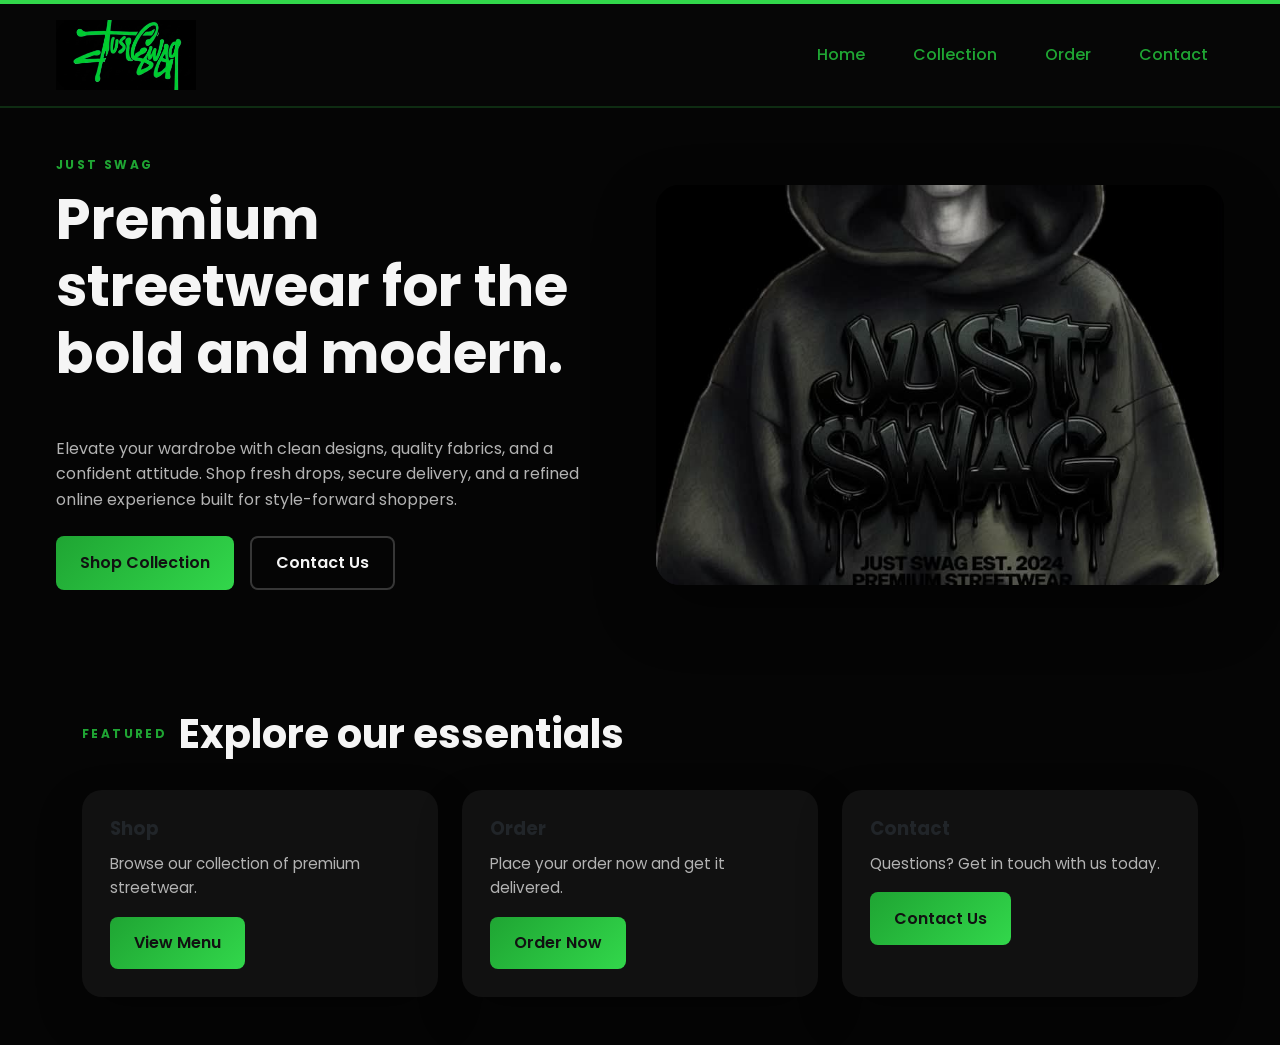
<file: index.html>
<!doctype html>
<html lang="en">

<head>
	<meta charset="utf-8">
	<meta name="viewport" content="width=device-width, initial-scale=1">
	<title>Home - JUST SWAG</title>
	<link href="https://cdn.jsdelivr.net/npm/bootstrap@5.3.2/dist/css/bootstrap.min.css" rel="stylesheet">
	<link href="https://fonts.googleapis.com/css2?family=Poppins:wght@400;600;700&display=swap" rel="stylesheet">
	<style>
		:root {
			--brand: #1fa533;
			--accent: #32D74B;
			--bg: #050505;
			--surface: #111;
			--text: #f5f5f5;
			--muted: #b3b3b3;
		}

		* {
			box-sizing: border-box;
		}

		html,
		body {
			width: 100%;
			overflow-x: hidden;
		}

		body {
			background: var(--bg);
			font-family: 'Poppins', sans-serif;
			color: var(--text);
			margin: 0;
			padding: 0;
		}

		header {
			background: #060606;
			border-top: 4px solid var(--accent);
			border-bottom: 2px solid rgba(50, 215, 75, 0.18);
			padding: 1rem 0;
			position: sticky;
			top: 0;
			z-index: 1000;
		}

		.navbar {
			max-width: 1200px;
			margin: 0 auto;
			padding: 0 1rem;
			display: flex;
			align-items: center;
			justify-content: space-between;
		}

		.brand-logo {
			background-image: url('./js logo.jpeg');
			display: flex;
			align-items: center;
			gap: 1rem;
			cursor: pointer;
			text-decoration: none;
			color: inherit;
			flex-shrink: 0;
		}

		.brand-logo img {
			width: 140px;
			height: 70px;
			border-radius: 18px;
			object-fit: cover;
		}

		.mobile-menu-toggle {
			display: none;
			background: none;
			border: none;
			color: var(--accent);
			font-size: 1.5rem;
			cursor: pointer;
			z-index: 1001;
			padding: 0.5rem;
		}

		.mobile-menu-toggle:hover {
			color: var(--brand);
		}

		nav {
			display: flex;
			align-items: center;
			gap: 2rem;
		}

		nav ul {
			display: flex;
			list-style: none;
			margin: 0;
			padding: 0;
			gap: 2rem;
		}

		nav li {
			margin: 0;
		}

		.nav-link {
			color: var(--brand) !important;
			font-weight: 500;
			transition: color 0.3s;
			position: relative;
			text-decoration: none;
			display: inline-block;
		}

		.nav-link:hover,
		.nav-link.active {
			color: var(--accent) !important;
		}

		.nav-link::after {
			content: '';
			position: absolute;
			bottom: -4px;
			left: 0;
			width: 0;
			height: 2px;
			background: var(--accent);
			transition: width 0.3s;
		}

		.nav-link:hover::after,
		.nav-link.active::after {
			width: 100%;
		}

		.hero {
			max-width: 1200px;
			margin: 0 auto;
			padding: 3rem 1rem;
		}

		.hero-inner {
			display: grid;
			grid-template-columns: 1fr 1fr;
			gap: 2rem;
			align-items: center;
		}

		.hero-title {
			font-size: clamp(2rem, 5vw, 3.5rem);
			line-height: 1.2;
			margin: 0 0 1rem;
			font-weight: 700;
		}

		.hero-text {
			font-size: 1rem;
			color: var(--muted);
			max-width: 100%;
			margin-bottom: 1.5rem;
			line-height: 1.6;
		}

		.hero-buttons {
			display: flex;
			flex-wrap: wrap;
			gap: 1rem;
			margin-bottom: 1.5rem;
		}

		.btn-primary {
			background: linear-gradient(135deg, var(--brand), var(--accent));
			border: none;
			color: #111;
			font-weight: 600;
			padding: 0.9rem 1.5rem;
			border-radius: 0.5rem;
			transition: transform 0.2s, box-shadow 0.2s;
			text-decoration: none;
			display: inline-block;
			cursor: pointer;
		}

		.btn-primary:hover {
			transform: translateY(-2px);
			box-shadow: 0 12px 25px rgba(31, 165, 51, 0.3);
		}

		.btn-outline-light {
			background: transparent;
			color: var(--text);
			border: 2px solid rgba(255, 255, 255, 0.2);
			padding: 0.8rem 1.5rem;
			border-radius: 0.5rem;
			font-weight: 600;
			transition: all 0.3s;
			text-decoration: none;
		}

		.btn-outline-light:hover {
			background: rgba(31, 165, 51, 0.1);
			border-color: var(--accent);
			color: var(--accent);
		}

		.hero-image {
			position: relative;
			width: 100%;
			height: 400px;
			background-size: cover;
			background-position: center;
			border-radius: 1.5rem;
			box-shadow: 0 24px 60px rgba(0, 0, 0, 0.4);
		}

		.feature-card {
			border: none;
			border-radius: 1.25rem;
			background: rgba(255, 255, 255, 0.04);
			box-shadow: 0 24px 60px rgba(0, 0, 0, 0.2);
			overflow: hidden;
		}

		.feature-card .card-body {
			padding: 2rem;
		}

		.feature-card h5 {
			font-weight: 700;
			margin-bottom: 0.75rem;
		}

		.feature-card p,
		.section-text {
			color: var(--muted);
			line-height: 1.6;
		}

		.section-title {
			display: flex;
			align-items: center;
			gap: 0.75rem;
			margin-bottom: 2rem;
			flex-wrap: wrap;
		}

		.section-title small {
			color: var(--brand);
			text-transform: uppercase;
			letter-spacing: 0.2em;
			font-weight: 700;
			font-size: 0.75rem;
		}

		.section-title h2 {
			margin: 0;
			font-size: clamp(1.5rem, 4vw, 2.5rem);
			font-weight: 700;
		}

		.card {
			border: none;
			border-radius: 1.25rem;
			background: var(--surface);
			box-shadow: 0 20px 45px rgba(0, 0, 0, 0.3);
			transition: transform 0.3s, box-shadow 0.3s;
			height: 100%;
		}

		.card:hover {
			transform: translateY(-5px);
			box-shadow: 0 25px 55px rgba(31, 165, 51, 0.15);
		}

		.card-body {
			padding: 1.75rem;
		}

		.card-title {
			font-size: 1.15rem;
			font-weight: 700;
			margin-bottom: 0.75rem;
		}

		.card-text {
			color: var(--muted);
			font-size: 0.95rem;
			line-height: 1.6;
		}

		@media (max-width: 991px) {
			.hero-inner {
				grid-template-columns: 1fr;
				gap: 1.5rem;
			}

			nav {
				gap: 1rem;
			}

			nav ul {
				gap: 1rem;
			}

			.brand-logo img {
				width: 110px;
				height: 55px;
			}

			.hero {
				padding: 2rem 1rem;
			}

			.section-title h2 {
				font-size: clamp(1.3rem, 3vw, 2rem);
			}
		}

		@media (max-width: 768px) {
			.mobile-menu-toggle {
				display: block;
			}

			.navbar {
				flex-wrap: wrap;
			}

			nav {
				display: none;
				position: absolute;
				top: 100%;
				left: 0;
				right: 0;
				background: #0a0a0a;
				border-bottom: 1px solid rgba(50, 215, 75, 0.1);
				padding: 1rem;
				flex-direction: column;
				gap: 0;
				width: 100%;
				z-index: 999;
			}

			nav.active {
				display: flex;
			}

			nav ul {
				flex-direction: column;
				gap: 0;
				width: 100%;
			}

			nav li {
				border-bottom: 1px solid rgba(50, 215, 75, 0.1);
				padding: 0.75rem 0;
			}

			nav li:last-child {
				border-bottom: none;
			}

			.nav-link {
				font-size: 1rem;
				padding: 0.5rem 0;
			}

			.hero {
				padding: 1.5rem 1rem;
			}

			.hero-title {
				font-size: clamp(1.5rem, 4vw, 2.5rem);
				margin-bottom: 0.75rem;
			}

			.hero-text {
				font-size: 0.9rem;
				margin-bottom: 1rem;
			}

			.hero-buttons {
				flex-direction: column;
				gap: 0.75rem;
			}

			.btn-primary,
			.btn-outline-light {
				width: 100%;
				text-align: center;
			}

			.hero-image {
				height: 300px;
				background-image: url('./hero.jpeg') !important;
				background-size: cover;
				background-position: center;
			}

			.hero-image img {
				display: none;
			}

			.section-title {
				margin-bottom: 1.5rem;
			}

			.section-title h2 {
				font-size: clamp(1.2rem, 3vw, 1.8rem);
			}
		}

		@media (max-width: 576px) {
			.navbar {
				padding: 0.75rem 1rem;
			}

			.brand-logo img {
				width: 100px;
				height: 50px;
			}

			.hero {
				padding: 1rem;
			}

			.hero-title {
				font-size: clamp(1.3rem, 3.5vw, 2rem);
			}

			.hero-text {
				font-size: 0.85rem;
				margin-bottom: 0.75rem;
			}

			.hero-buttons {
				margin-bottom: 1rem;
			}

			.btn-primary,
			.btn-outline-light {
				padding: 0.75rem 1rem;
				font-size: 0.9rem;
			}

			.hero-image {
				height: 250px;
			}

			.card-body {
				padding: 1.25rem;
			}

			.card-title {
				font-size: 1rem;
			}

			.card-text {
				font-size: 0.85rem;
			}

			.section-title small {
				font-size: 0.65rem;
			}

			.section-title h2 {
				font-size: clamp(1.1rem, 2.5vw, 1.5rem);
			}
		}
	</style>
</head>

<body>
	<header>
		<div class="navbar">
			<a href="index.html" class="brand-logo">
				<img src="./js logo.jpeg" alt="JUST SWAG Logo">
			</a>
			<button class="mobile-menu-toggle" id="mobileMenuToggle">☰</button>
			<nav id="navMenu">
				<ul class="nav gap-3">
					<li class="nav-item"><a class="nav-link" href="index.html">Home</a></li>
					<li class="nav-item"><a class="nav-link" href="collection.html">Collection</a></li>
					<li class="nav-item"><a class="nav-link" href="order.html">Order</a></li>
					<li class="nav-item"><a class="nav-link" href="contact.html">Contact</a></li>
				</ul>
			</nav>
		</div>
	</header>

	<main>
		<section class="hero">
			<div class="hero-inner">
				<div>
					<div class="section-title">
						<small>JUST SWAG</small>
						<h1 class="hero-title">Premium streetwear for the bold and modern.</h1>
					</div>
					<p class="hero-text">Elevate your wardrobe with clean designs, quality fabrics, and a confident
						attitude. Shop fresh drops, secure delivery, and a refined online experience built for
						style-forward shoppers.</p>
					<div class="hero-buttons">
						<a href="collection.html" class="btn-primary">Shop Collection</a>
						<a href="contact.html" class="btn-outline-light">Contact Us</a>
					</div>
				</div>
				<div class="hero-image" style="background-image: url('./hero.jpeg');">
					<img src="./hero.jpeg" alt="Hero"
						style="width:100%;height:100%;object-fit:cover;border-radius:1.5rem;display:block;">
				</div>
			</div>
		</section>

		<section class="container py-5">
			<div class="section-title">
				<small>Featured</small>
				<h2>Explore our essentials</h2>
			</div>
			<div class="row g-4">
				<div class="col-md-6 col-lg-4">
					<div class="card">
						<div class="card-body">
							<h5 class="card-title">Shop</h5>
							<p class="card-text">Browse our collection of premium streetwear.</p>
							<a href="collection.html" class="btn-primary">View Menu</a>
						</div>
					</div>
				</div>
				<div class="col-md-6 col-lg-4">
					<div class="card">
						<div class="card-body">
							<h5 class="card-title">Order</h5>
							<p class="card-text">Place your order now and get it delivered.</p>
							<a href="order.html" class="btn-primary">Order Now</a>
						</div>
					</div>
				</div>
				<div class="col-md-6 col-lg-4">
					<div class="card">
						<div class="card-body">
							<h5 class="card-title">Contact</h5>
							<p class="card-text">Questions? Get in touch with us today.</p>
							<a href="contact.html" class="btn-primary">Contact Us</a>
						</div>
					</div>
				</div>
			</div>
		</section>
	</main>

	<script>
		document.getElementById('mobileMenuToggle').addEventListener('click', function () {
			const navMenu = document.getElementById('navMenu');
			navMenu.classList.toggle('active');
		});

		// Close menu when a link is clicked
		document.querySelectorAll('.nav-link').forEach(link => {
			link.addEventListener('click', function () {
				document.getElementById('navMenu').classList.remove('active');
			});
		});

		// Close menu when clicking outside
		document.addEventListener('click', function (event) {
			const navMenu = document.getElementById('navMenu');
			const toggle = document.getElementById('mobileMenuToggle');
			if (!navMenu.contains(event.target) && !toggle.contains(event.target)) {
				navMenu.classList.remove('active');
			}
		});
	</script>
	<script src="https://cdn.jsdelivr.net/npm/bootstrap@5.3.2/dist/js/bootstrap.bundle.min.js"></script>
</body>

</html>
</file>
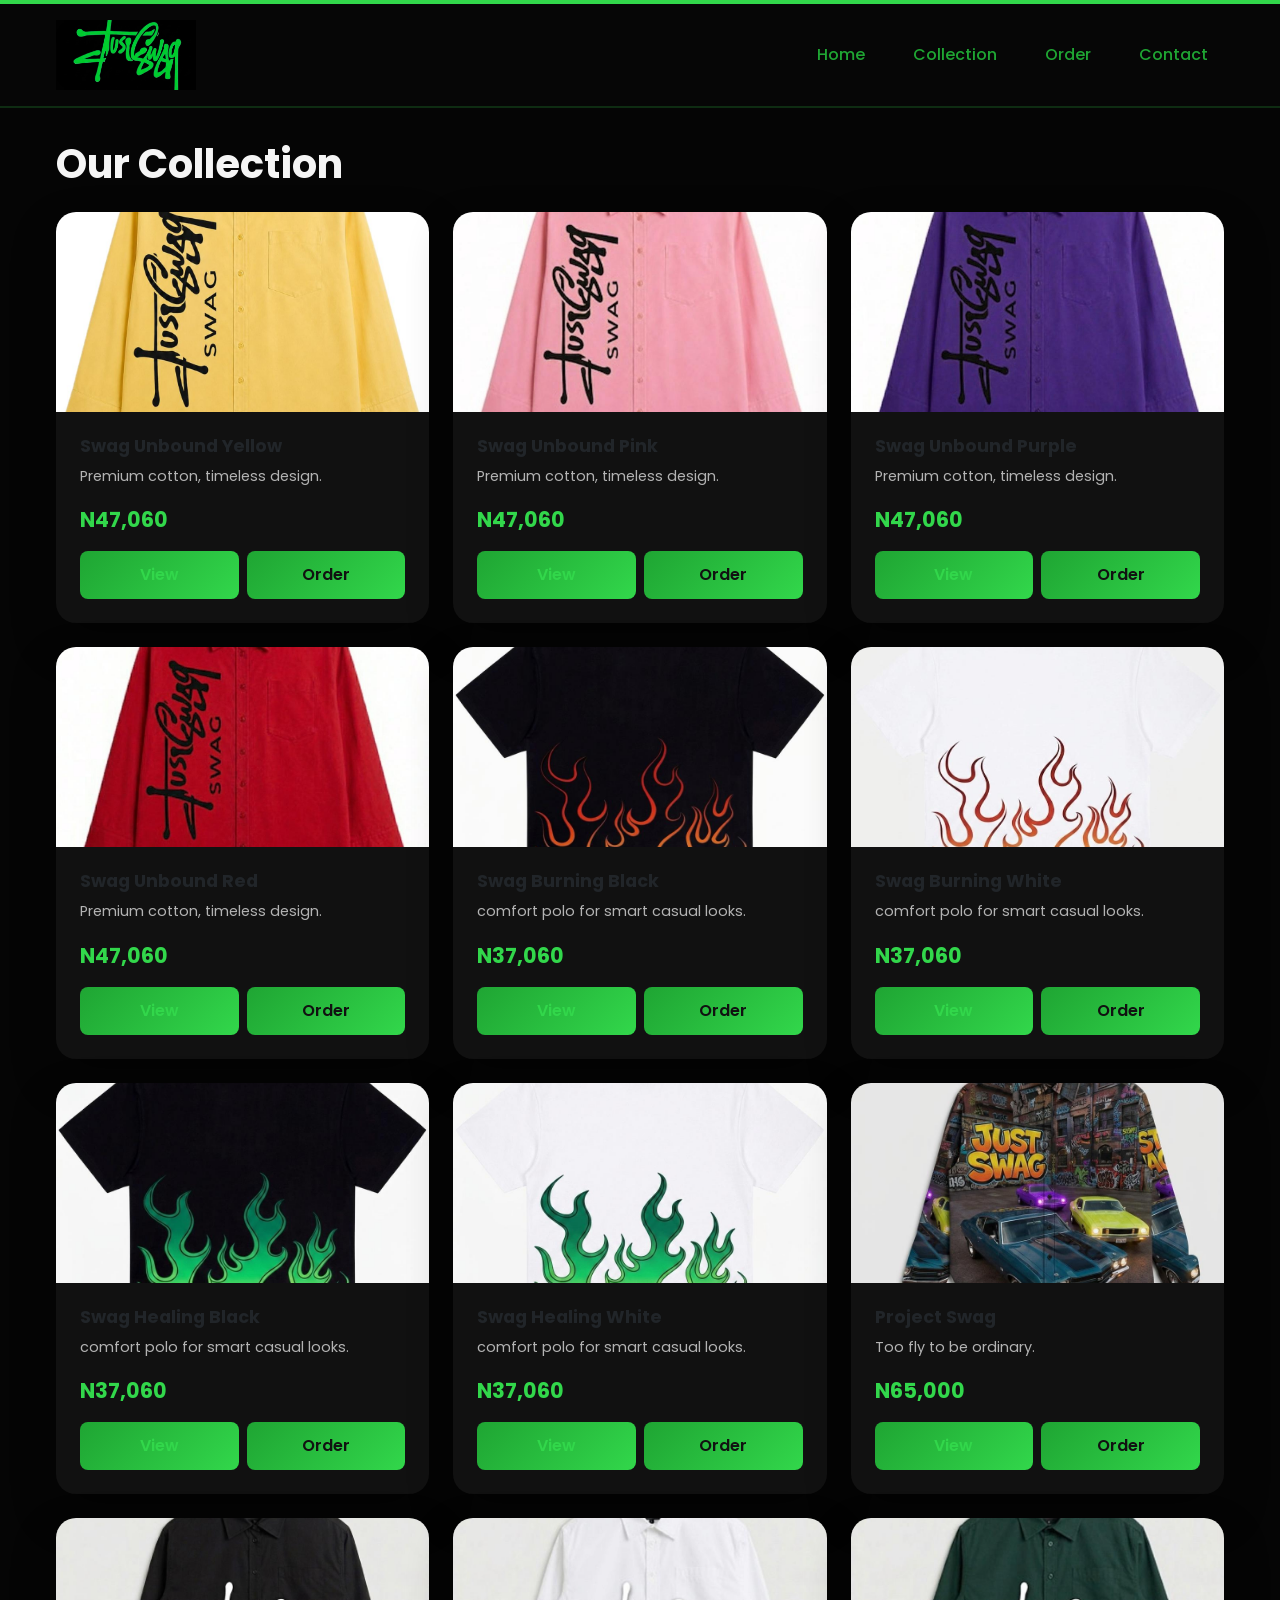
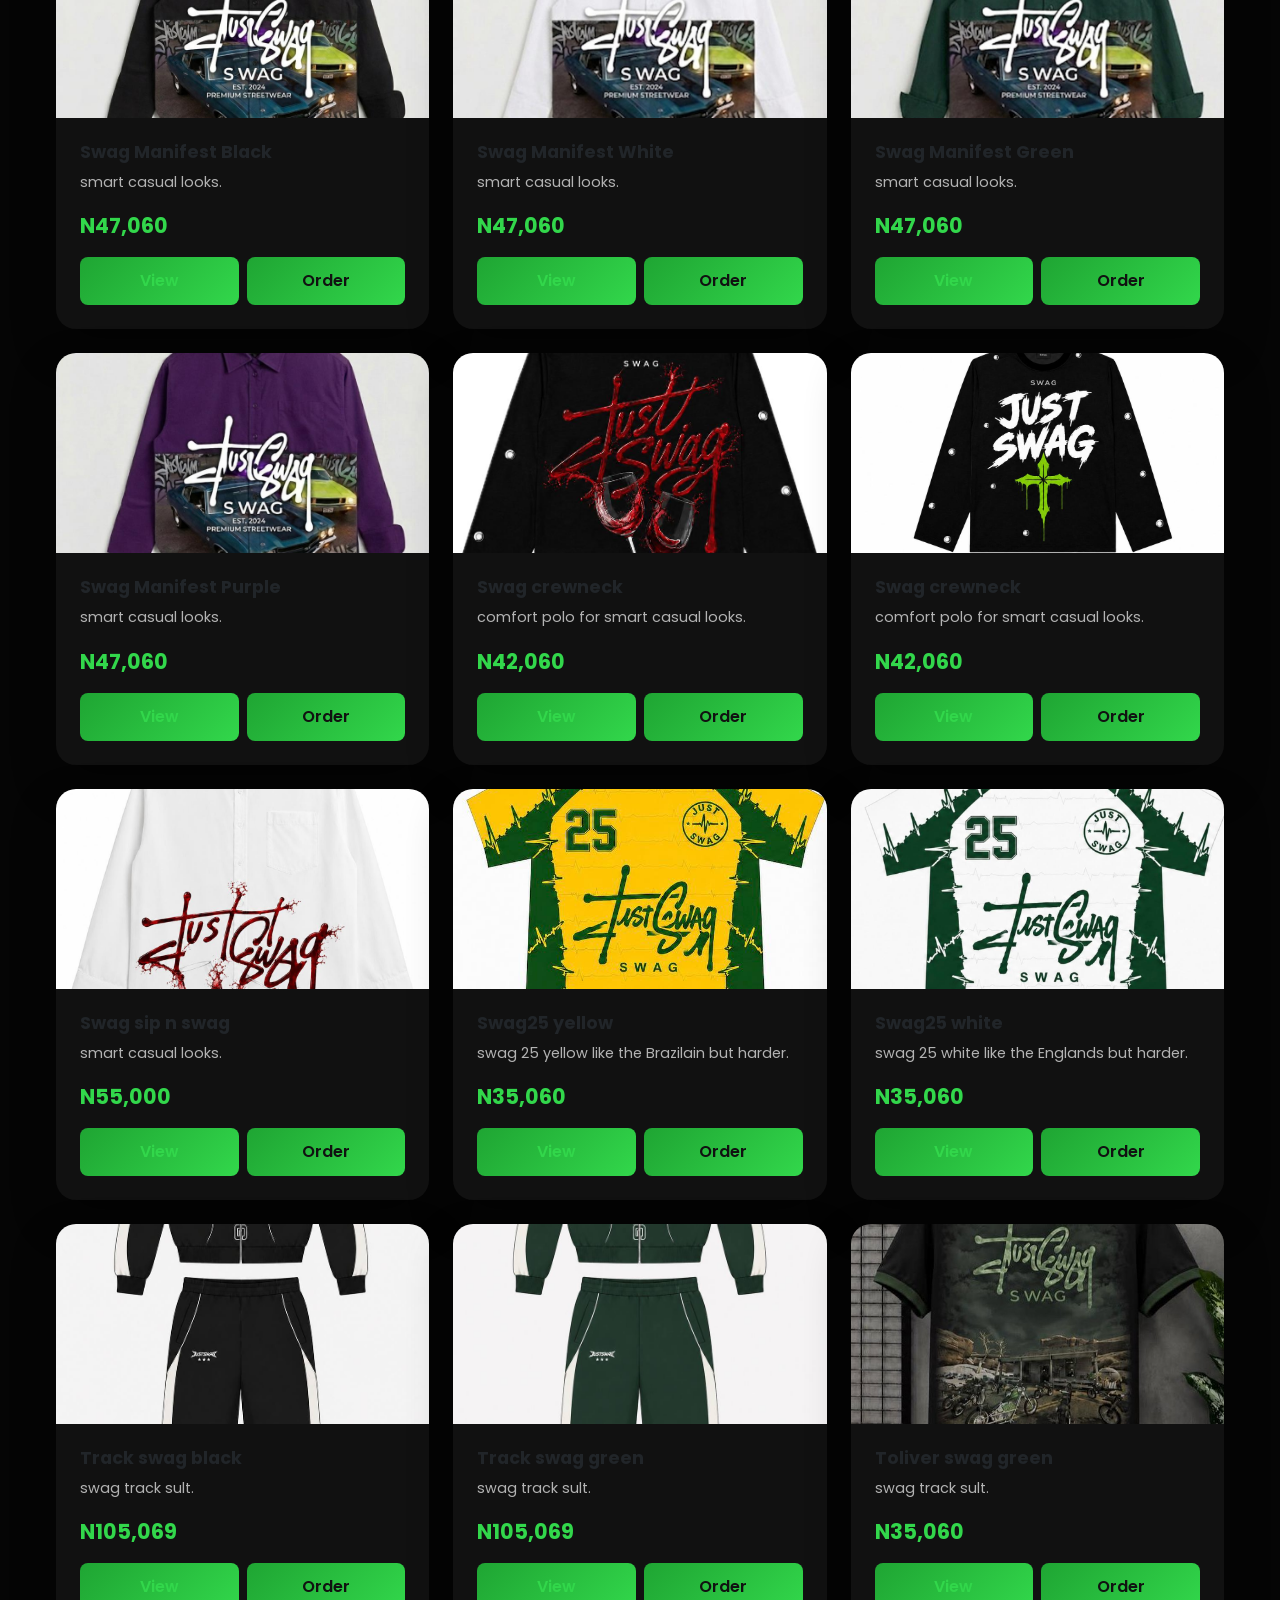
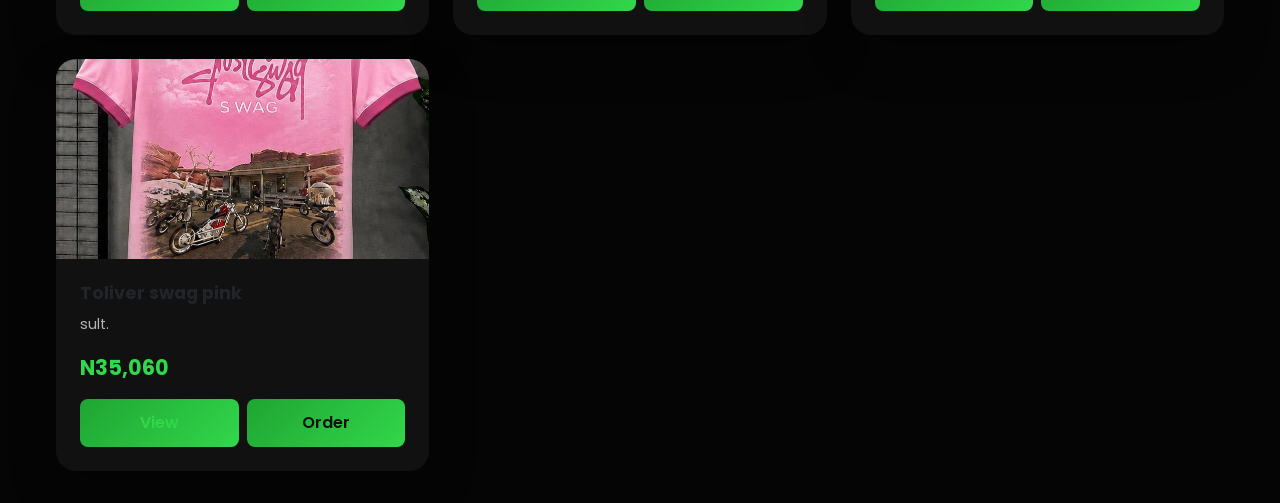
<file: collection.html>
<!doctype html>
<html lang="en">

<head>
    <meta charset="utf-8">
    <meta name="viewport" content="width=device-width, initial-scale=1">
    <title>Collection - JUST SWAG</title>
    <link href="https://cdn.jsdelivr.net/npm/bootstrap@5.3.2/dist/css/bootstrap.min.css" rel="stylesheet">
    <link href="https://fonts.googleapis.com/css2?family=Poppins:wght@400;600;700&display=swap" rel="stylesheet">
    <style>
        :root {
            --brand: #1fa533;
            --accent: #32D74B;
            --bg: #050505;
            --surface: #111;
            --text: #f5f5f5;
            --muted: #b3b3b3;
        }

        * {
            box-sizing: border-box;
        }

        html,
        body {
            width: 100%;
            overflow-x: hidden;
        }

        body {
            background: var(--bg);
            font-family: 'Poppins', sans-serif;
            color: var(--text);
            margin: 0;
            padding: 0;
        }

        header {
            background: #060606;
            border-top: 4px solid var(--accent);
            border-bottom: 2px solid rgba(50, 215, 75, 0.18);
            padding: 1rem 0;
            position: sticky;
            top: 0;
            z-index: 1000;
        }

        .navbar {
            max-width: 1200px;
            margin: 0 auto;
            padding: 0 1rem;
            display: flex;
            align-items: center;
            justify-content: space-between;
        }

        .brand-logo {
            background-image: url('./js logo.jpeg');
            display: flex;
            align-items: center;
            gap: 1rem;
            cursor: pointer;
            text-decoration: none;
            color: inherit;
            flex-shrink: 0;
        }

        .brand-logo img {
            width: 140px;
            height: 70px;
            border-radius: 18px;
            object-fit: cover;
        }

        .mobile-menu-toggle {
            display: none;
            background: none;
            border: none;
            color: var(--accent);
            font-size: 1.5rem;
            cursor: pointer;
            z-index: 1001;
            padding: 0.5rem;
        }

        .mobile-menu-toggle:hover {
            color: var(--brand);
        }

        nav {
            display: flex;
            align-items: center;
            gap: 2rem;
        }

        nav ul {
            display: flex;
            list-style: none;
            margin: 0;
            padding: 0;
            gap: 2rem;
        }

        nav li {
            margin: 0;
        }

        .nav-link {
            color: var(--brand) !important;
            font-weight: 500;
            transition: color 0.3s;
            position: relative;
            text-decoration: none;
            display: inline-block;
        }

        .nav-link:hover,
        .nav-link.active {
            color: var(--accent) !important;
        }

        .nav-link::after {
            content: '';
            position: absolute;
            bottom: -4px;
            left: 0;
            width: 0;
            height: 2px;
            background: var(--accent);
            transition: width 0.3s;
        }

        .nav-link:hover::after,
        .nav-link.active::after {
            width: 100%;
        }

        main {
            max-width: 1200px;
            margin: 0 auto;
            padding: 2rem 1rem;
        }

        h2 {
            font-size: clamp(1.5rem, 4vw, 2.5rem);
            font-weight: 700;
            margin-bottom: 1.5rem;
        }

        .products-grid {
            display: grid;
            grid-template-columns: repeat(auto-fill, minmax(280px, 1fr));
            gap: 1.5rem;
        }

        .card {
            border: none;
            border-radius: 1.25rem;
            background: var(--surface);
            box-shadow: 0 20px 45px rgba(0, 0, 0, 0.3);
            transition: transform 0.3s, box-shadow 0.3s;
            overflow: hidden;
        }

        .card:hover {
            transform: translateY(-8px);
            box-shadow: 0 30px 60px rgba(31, 165, 51, 0.2);
        }

        .card-image {
            height: 200px;
            background: linear-gradient(135deg, rgba(31, 165, 51, 0.1), rgba(50, 215, 75, 0.1));
            display: flex;
            align-items: center;
            justify-content: center;
            color: var(--muted);
            font-size: 0.9rem;
        }

        .card-body {
            padding: 1.5rem;
        }

        .card-title {
            font-size: 1.1rem;
            font-weight: 700;
            margin-bottom: 0.5rem;
        }

        .card-text {
            color: var(--muted);
            font-size: 0.9rem;
            margin-bottom: 1rem;
            line-height: 1.6;
        }

        .card-price {
            font-size: 1.3rem;
            font-weight: 700;
            color: var(--accent);
            margin-bottom: 1rem;
        }

        .btn {
            background: linear-gradient(135deg, var(--brand), var(--accent));
            color: #111;
            border: none;
            padding: 0.75rem 1.25rem;
            border-radius: 0.5rem;
            font-weight: 600;
            cursor: pointer;
            text-decoration: none;
            display: inline-block;
            text-align: center;
            transition: transform 0.2s, box-shadow 0.2s;
            width: 100%;
        }

        .btn:hover {
            transform: translateY(-2px);
            box-shadow: 0 12px 25px rgba(31, 165, 51, 0.3);
        }

        .d-grid-2 {
            display: grid;
            grid-template-columns: 1fr 1fr;
            gap: 0.75rem;
        }

        .btn-outline-secondary {
            color: var(--accent);
            border-color: var(--accent);
        }

        .btn-outline-secondary:hover {
            background: var(--brand);
            border-color: var(--brand);
            color: #111;
        }

        .btn-primary {
            background: linear-gradient(135deg, var(--brand), var(--accent));
            color: #111;
            border: none;
        }

        @media (max-width: 768px) {
            .mobile-menu-toggle {
                display: block;
            }

            .navbar {
                flex-wrap: wrap;
            }

            nav {
                display: none;
                position: absolute;
                top: 100%;
                left: 0;
                right: 0;
                background: #0a0a0a;
                border-bottom: 1px solid rgba(50, 215, 75, 0.1);
                padding: 1rem;
                flex-direction: column;
                gap: 0;
                width: 100%;
                z-index: 999;
            }

            nav.active {
                display: flex;
            }

            nav ul {
                flex-direction: column;
                gap: 0;
                width: 100%;
            }

            nav li {
                border-bottom: 1px solid rgba(50, 215, 75, 0.1);
                padding: 0.75rem 0;
            }

            nav li:last-child {
                border-bottom: none;
            }

            .nav-link {
                font-size: 1rem;
                padding: 0.5rem 0;
            }

            .brand-logo img {
                width: 110px;
                height: 55px;
            }

            main {
                padding: 1.5rem 1rem;
            }

            h2 {
                font-size: clamp(1.3rem, 3vw, 2rem);
            }

            .products-grid {
                grid-template-columns: repeat(auto-fill, minmax(240px, 1fr));
                gap: 1rem;
            }

            .card-body {
                padding: 1.25rem;
            }

            .card-title {
                font-size: 1rem;
            }

            .card-text {
                font-size: 0.85rem;
            }
        }

        @media (max-width: 576px) {
            .navbar {
                padding: 0.75rem 1rem;
            }

            .brand-logo img {
                width: 100px;
                height: 50px;
            }

            main {
                padding: 1rem;
            }

            h2 {
                font-size: clamp(1.2rem, 2.5vw, 1.5rem);
                margin-bottom: 1rem;
            }

            .products-grid {
                grid-template-columns: 1fr;
                gap: 0.75rem;
            }

            .card-image {
                height: 180px;
            }

            .card-body {
                padding: 1rem;
            }

            .card-title {
                font-size: 0.95rem;
            }

            .card-text {
                font-size: 0.8rem;
            }

            .card-price {
                font-size: 1.1rem;
            }

            .btn {
                padding: 0.65rem 1rem;
                font-size: 0.9rem;
            }
        }
    </style>
</head>

<body>
    <header>
        <div class="navbar">
            <a href="index.html" class="brand-logo">
                <img src="./js logo.jpeg" alt="JUST SWAG Logo">
            </a>
            <button class="mobile-menu-toggle" id="mobileMenuToggle">☰</button>
            <nav id="navMenu">
                <ul class="nav gap-3">
                    <li class="nav-item"><a class="nav-link" href="index.html">Home</a></li>
                    <li class="nav-item"><a class="nav-link" href="collection.html">Collection</a></li>
                    <li class="nav-item"><a class="nav-link" href="order.html">Order</a></li>
                    <li class="nav-item"><a class="nav-link" href="contact.html">Contact</a></li>
                </ul>
            </nav>
        </div>
    </header>

    <main>
        <h2>Our Collection</h2>
        <div class="products-grid">
            <div class="card">
                <div class="card-image">
                    <img src="./swag unbound yellow.jpeg" alt="unbound yellow" srcset=""
                        style="width: 100%; height: 100%; object-fit: cover;">
                </div>
                <div class="card-body">
                    <h5 class="card-title">Swag Unbound Yellow</h5>
                    <p class="card-text">Premium cotton, timeless design.</p>
                    <div class="card-price">N47,060</div>
                    <div class="d-grid gap-2 d-grid-2">
                        <a href="view-product.html?id=1" class="btn btn-outline-secondary">View</a>
                        <a href="order.html" class="btn btn-primary">Order</a>
                    </div>
                </div>
            </div>
            <div class="card">
                <div class="card-image">
                    <img src="./swag unbound pink.jpeg" alt="unbound pink" srcset=""
                        style="width: 100%; height: 100%; object-fit: cover;">
                </div>
                <div class="card-body">
                    <h5 class="card-title">Swag Unbound Pink</h5>
                    <p class="card-text">Premium cotton, timeless design.</p>
                    <div class="card-price">N47,060</div>
                    <div class="d-grid gap-2 d-grid-2">
                        <a href="view-product.html?id=2" class="btn btn-outline-secondary">View</a>
                        <a href="order.html" class="btn btn-primary">Order</a>
                    </div>
                </div>
            </div>
            <div class="card">
                <div class="card-image">
                    <img src="./swag unbound purple.jpeg" alt="unbound purple" srcset=""
                        style="width: 100%; height: 100%; object-fit: cover;">
                </div>
                <div class="card-body">
                    <h5 class="card-title">Swag Unbound Purple</h5>
                    <p class="card-text">Premium cotton, timeless design.</p>
                    <div class="card-price">N47,060</div>
                    <div class="d-grid gap-2 d-grid-2">
                        <a href="view-product.html?id=3" class="btn btn-outline-secondary">View</a>
                        <a href="order.html" class="btn btn-primary">Order</a>
                    </div>
                </div>
            </div>
            <div class="card">
                <div class="card-image">
                    <img src="./swag unbound red.jpeg" alt="unbound red" srcset=""
                        style="width: 100%; height: 100%; object-fit: cover;">
                </div>
                <div class="card-body">
                    <h5 class="card-title">Swag Unbound Red</h5>
                    <p class="card-text">Premium cotton, timeless design.</p>
                    <div class="card-price">N47,060</div>
                    <div class="d-grid gap-2 d-grid-2">
                        <a href="view-product.html?id=4" class="btn btn-outline-secondary">View</a>
                        <a href="order.html" class="btn btn-primary">Order</a>
                    </div>
                </div>
            </div>
            <div class="card">
                <div class="card-image">
                    <img src="./swag burning black.jpeg" alt="" srcset=""
                        style="width: 100%; height: 100%; object-fit: cover;">
                </div>
                <div class="card-body">
                    <h5 class="card-title">Swag Burning Black</h5>
                    <p class="card-text">comfort polo for smart casual looks.</p>
                    <div class="card-price">N37,060</div>
                    <div class="d-grid gap-2 d-grid-2">
                        <a href="view-product.html?id=5" class="btn btn-outline-secondary">View</a>
                        <a href="order.html" class="btn btn-primary">Order</a>
                    </div>
                </div>
            </div>
            <div class="card">
                <div class="card-image">
                    <img src="./swag burning white.jpeg" alt="Polo Shirt" srcset=""
                        style="width: 100%; height: 100%; object-fit: cover;">
                </div>
                <div class="card-body">
                    <h5 class="card-title">Swag Burning White</h5>
                    <p class="card-text">comfort polo for smart casual looks.</p>
                    <div class="card-price">N37,060</div>
                    <div class="d-grid gap-2 d-grid-2">
                        <a href="view-product.html?id=6" class="btn btn-outline-secondary">View</a>
                        <a href="order.html" class="btn btn-primary">Order</a>
                    </div>
                </div>
            </div>
            <div class="card">
                <div class="card-image">
                    <img src="./swag healing black.jpeg" alt="Polo Shirt" srcset=""
                        style="width: 100%; height: 100%; object-fit: cover;">
                </div>
                <div class="card-body">
                    <h5 class="card-title">Swag Healing Black</h5>
                    <p class="card-text">comfort polo for smart casual looks.</p>
                    <div class="card-price">N37,060</div>
                    <div class="d-grid gap-2 d-grid-2">
                        <a href="view-product.html?id=7" class="btn btn-outline-secondary">View</a>
                        <a href="order.html" class="btn btn-primary">Order</a>
                    </div>
                </div>
            </div>
            <div class="card">
                <div class="card-image">
                    <img src="./swag healing white.jpeg" alt="Polo Shirt" srcset=""
                        style="width: 100%; height: 100%; object-fit: cover;">
                </div>
                <div class="card-body">
                    <h5 class="card-title">Swag Healing White</h5>
                    <p class="card-text">comfort polo for smart casual looks.</p>
                    <div class="card-price">N37,060</div>
                    <div class="d-grid gap-2 d-grid-2">
                        <a href="view-product.html?id=8" class="btn btn-outline-secondary">View</a>
                        <a href="order.html" class="btn btn-primary">Order</a>
                    </div>
                </div>
            </div>
            <div class="card">
                <div class="card-image">
                    <img src="./project swag.jpeg" alt="Project swag" srcset=""
                        style="width: 100%; height: 100%; object-fit: cover;">
                </div>
                <div class="card-body">
                    <h5 class="card-title">Project Swag</h5>
                    <p class="card-text">Too fly to be ordinary.</p>
                    <div class="card-price">N65,000</div>
                    <div class="d-grid gap-2 d-grid-2">
                        <a href="view-product.html?id=9" class="btn btn-outline-secondary">View</a>
                        <a href="order.html" class="btn btn-primary">Order</a>
                    </div>
                </div>
            </div>
            <div class="card">
                <div class="card-image">
                    <img src="./swag manifest black.jpeg" alt="swag manifest" srcset=""
                        style="width: 100%; height: 100%; object-fit: cover;">
                </div>
                <div class="card-body">
                    <h5 class="card-title">Swag Manifest Black</h5>
                    <p class="card-text">smart casual looks.</p>
                    <div class="card-price">N47,060</div>
                    <div class="d-grid gap-2 d-grid-2">
                        <a href="view-product.html?id=10" class="btn btn-outline-secondary">View</a>
                        <a href="order.html" class="btn btn-primary">Order</a>
                    </div>
                </div>
            </div>
            <div class="card">
                <div class="card-image">
                    <img src="./swag manifest white.jpeg" alt="swag manifest" srcset=""
                        style="width: 100%; height: 100%; object-fit: cover;">
                </div>
                <div class="card-body">
                    <h5 class="card-title">Swag Manifest White</h5>
                    <p class="card-text">smart casual looks.</p>
                    <div class="card-price">N47,060</div>
                    <div class="d-grid gap-2 d-grid-2">
                        <a href="view-product.html?id=11" class="btn btn-outline-secondary">View</a>
                        <a href="order.html" class="btn btn-primary">Order</a>
                    </div>
                </div>
            </div>
            <div class="card">
                <div class="card-image">
                    <img src="./swag manifest green.jpeg" alt="swag manifest" srcset=""
                        style="width: 100%; height: 100%; object-fit: cover;">
                </div>
                <div class="card-body">
                    <h5 class="card-title">Swag Manifest Green</h5>
                    <p class="card-text">smart casual looks.</p>
                    <div class="card-price">N47,060</div>
                    <div class="d-grid gap-2 d-grid-2">
                        <a href="view-product.html?id=12" class="btn btn-outline-secondary">View</a>
                        <a href="order.html" class="btn btn-primary">Order</a>
                    </div>
                </div>
            </div>
            <div class="card">
                <div class="card-image">
                    <img src="./swag manifest purple.jpeg" alt="swag manifest" srcset=""
                        style="width: 100%; height: 100%; object-fit: cover;">
                </div>
                <div class="card-body">
                    <h5 class="card-title">Swag Manifest Purple</h5>
                    <p class="card-text">smart casual looks.</p>
                    <div class="card-price">N47,060</div>
                    <div class="d-grid gap-2 d-grid-2">
                        <a href="view-product.html?id=13" class="btn btn-outline-secondary">View</a>
                        <a href="order.html" class="btn btn-primary">Order</a>
                    </div>
                </div>
            </div>
            <div class="card">
                <div class="card-image">
                    <img src="./j-swag crewneck.jpeg" alt="swag crewneck" srcset=""
                        style="width: 100%; height: 100%; object-fit: cover;">
                </div>
                <div class="card-body">
                    <h5 class="card-title">Swag crewneck</h5>
                    <p class="card-text">comfort polo for smart casual looks.</p>
                    <div class="card-price">N42,060</div>
                    <div class="d-grid gap-2 d-grid-2">
                        <a href="view-product.html?id=14" class="btn btn-outline-secondary">View</a>
                        <a href="order.html" class="btn btn-primary">Order</a>
                    </div>
                </div>
            </div>
            <div class="card">
                <div class="card-image">
                    <img src="./swag crewneck.jpeg" alt="swag crewneck" srcset=""
                        style="width: 100%; height: 100%; object-fit: cover;">
                </div>
                <div class="card-body">
                    <h5 class="card-title">Swag crewneck</h5>
                    <p class="card-text">comfort polo for smart casual looks.</p>
                    <div class="card-price">N42,060</div>
                    <div class="d-grid gap-2 d-grid-2">
                        <a href="view-product.html?id=15" class="btn btn-outline-secondary">View</a>
                        <a href="order.html" class="btn btn-primary">Order</a>
                    </div>
                </div>
            </div>
            <div class="card">
                <div class="card-image">
                    <img src="./swag sip n swap.jpeg" alt="swag sip n swag" srcset=""
                        style="width: 100%; height: 100%; object-fit: cover;">
                </div>
                <div class="card-body">
                    <h5 class="card-title">Swag sip n swag</h5>
                    <p class="card-text">smart casual looks.</p>
                    <div class="card-price">N55,000</div>
                    <div class="d-grid gap-2 d-grid-2">
                        <a href="view-product.html?id=16" class="btn btn-outline-secondary">View</a>
                        <a href="order.html" class="btn btn-primary">Order</a>
                    </div>
                </div>
            </div>
            <div class="card">
                <div class="card-image">
                    <img src="./swag25 yellow.jpg" alt="swag25 yellow" srcset=""
                        style="width: 100%; height: 100%; object-fit: cover;">
                </div>
                <div class="card-body">
                    <h5 class="card-title">Swag25 yellow</h5>
                    <p class="card-text">swag 25 yellow like the Brazilain but harder.</p>
                    <div class="card-price">N35,060</div>
                    <div class="d-grid gap-2 d-grid-2">
                        <a href="view-product.html?id=17" class="btn btn-outline-secondary">View</a>
                        <a href="order.html" class="btn btn-primary">Order</a>
                    </div>
                </div>
            </div>
            <div class="card">
                <div class="card-image">
                    <img src="./swag25 white.jpg" alt="swag25 white" srcset=""
                        style="width: 100%; height: 100%; object-fit: cover;">
                </div>
                <div class="card-body">
                    <h5 class="card-title">Swag25 white</h5>
                    <p class="card-text">swag 25 white like the Englands but harder.</p>
                    <div class="card-price">N35,060</div>
                    <div class="d-grid gap-2 d-grid-2">
                        <a href="view-product.html?id=18" class="btn btn-outline-secondary">View</a>
                        <a href="order.html" class="btn btn-primary">Order</a>
                    </div>
                </div>
            </div>
            <div class="card">
                <div class="card-image">
                    <img src="./track swag.jpg" alt="track swag" srcset=""
                        style="width: 100%; height: 100%; object-fit: cover;">
                </div>
                <div class="card-body">
                    <h5 class="card-title">Track swag black</h5>
                    <p class="card-text">swag track sult.</p>
                    <div class="card-price">N105,069</div>
                    <div class="d-grid gap-2 d-grid-2">
                        <a href="view-product.html?id=19" class="btn btn-outline-secondary">View</a>
                        <a href="order.html" class="btn btn-primary">Order</a>
                    </div>
                </div>
            </div>
            <div class="card">
                <div class="card-image">
                    <img src="./track swag green.jpg" alt="track swag" srcset=""
                        style="width: 100%; height: 100%; object-fit: cover;">
                </div>
                <div class="card-body">
                    <h5 class="card-title">Track swag green</h5>
                    <p class="card-text">swag track sult.</p>
                    <div class="card-price">N105,069</div>
                    <div class="d-grid gap-2 d-grid-2">
                        <a href="view-product.html?id=20" class="btn btn-outline-secondary">View</a>
                        <a href="order.html" class="btn btn-primary">Order</a>
                    </div>
                </div>
            </div>
            <div class="card">
                <div class="card-image">
                    <img src="./green.jpg" alt="track swag" srcset=""
                        style="width: 100%; height: 100%; object-fit: cover;">
                </div>
                <div class="card-body">
                    <h5 class="card-title">Toliver swag green</h5>
                    <p class="card-text">swag track sult.</p>
                    <div class="card-price">N35,060</div>
                    <div class="d-grid gap-2 d-grid-2">
                        <a href="view-product.html?id=21" class="btn btn-outline-secondary">View</a>
                        <a href="order.html" class="btn btn-primary">Order</a>
                    </div>
                </div>
            </div>
            <div class="card">
                <div class="card-image">
                    <img src="./pink.jpg" alt="track swag" srcset=""
                        style="width: 100%; height: 100%; object-fit: cover;">
                </div>
                <div class="card-body">
                    <h5 class="card-title">Toliver swag pink</h5>
                    <p class="card-text"> sult.</p>
                    <div class="card-price">N35,060</div>
                    <div class="d-grid gap-2 d-grid-2">
                        <a href="view-product.html?id=22" class="btn btn-outline-secondary">View</a>
                        <a href="order.html" class="btn btn-primary">Order</a>
                    </div>
                </div>
            </div>
        </div>
    </main>

    <script>
        document.getElementById('mobileMenuToggle').addEventListener('click', function () {
            const navMenu = document.getElementById('navMenu');
            navMenu.classList.toggle('active');
        });

        document.querySelectorAll('.nav-link').forEach(link => {
            link.addEventListener('click', function () {
                document.getElementById('navMenu').classList.remove('active');
            });
        });

        document.addEventListener('click', function (event) {
            const navMenu = document.getElementById('navMenu');
            const toggle = document.getElementById('mobileMenuToggle');
            if (!navMenu.contains(event.target) && !toggle.contains(event.target)) {
                navMenu.classList.remove('active');
            }
        });
    </script>
    <script src="https://cdn.jsdelivr.net/npm/bootstrap@5.3.2/dist/js/bootstrap.bundle.min.js"></script>
</body>

</html>
</file>
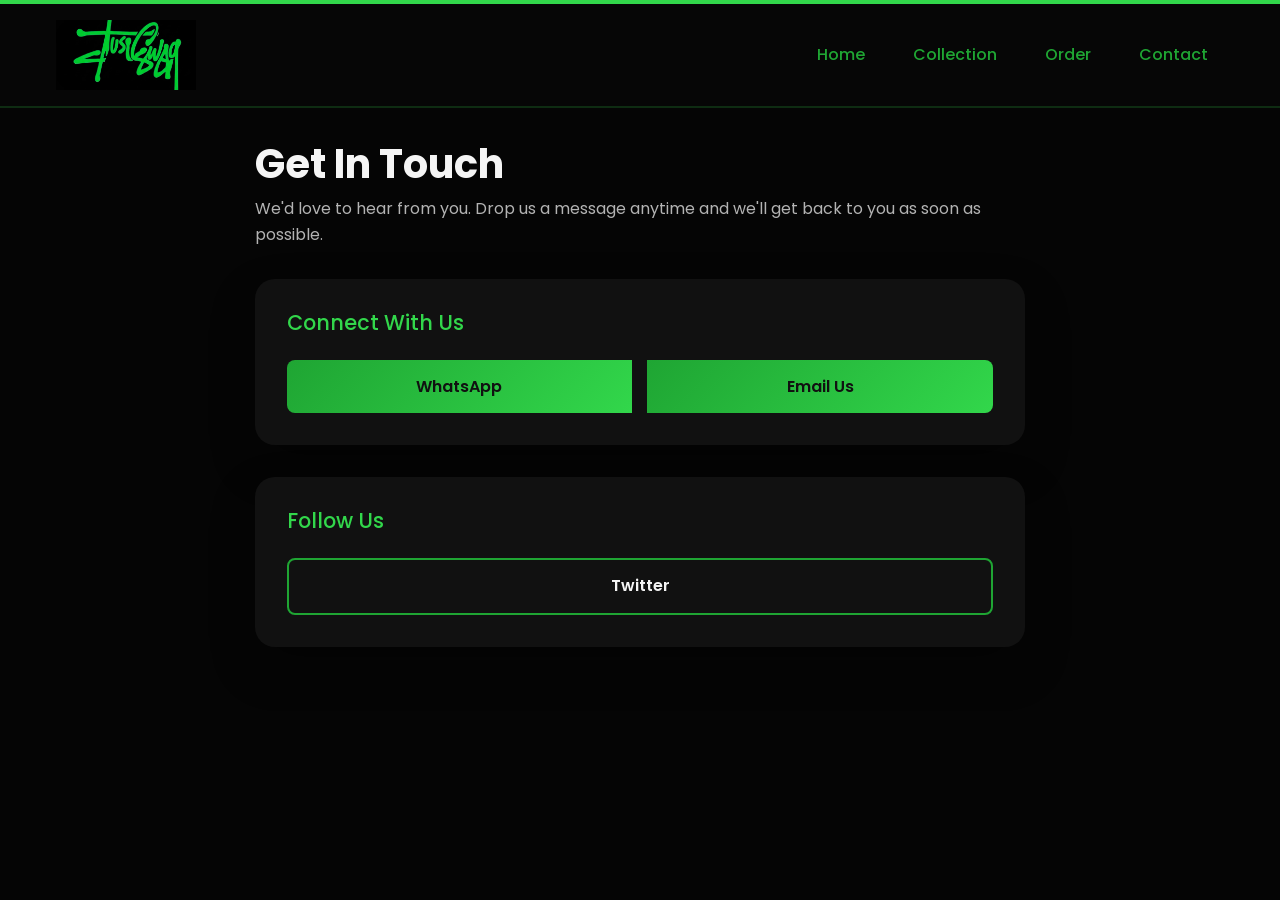
<file: contact.html>
<!doctype html>
<html lang="en">

<head>
    <meta charset="utf-8">
    <meta name="viewport" content="width=device-width, initial-scale=1">
    <title>Contact - JUST SWAG</title>
    <link href="https://cdn.jsdelivr.net/npm/bootstrap@5.3.2/dist/css/bootstrap.min.css" rel="stylesheet">
    <link href="https://fonts.googleapis.com/css2?family=Poppins:wght@400;600;700&display=swap" rel="stylesheet">
    <style>
        :root {
            --brand: #1fa533;
            --accent: #32D74B;
            --bg: #050505;
            --surface: #111;
            --text: #f5f5f5;
            --muted: #b3b3b3;
        }

        * {
            box-sizing: border-box;
        }

        html,
        body {
            width: 100%;
            overflow-x: hidden;
        }

        body {
            background: var(--bg);
            font-family: 'Poppins', sans-serif;
            color: var(--text);
            margin: 0;
            padding: 0;
        }

        header {
            background: #060606;
            border-top: 4px solid var(--accent);
            border-bottom: 2px solid rgba(50, 215, 75, 0.18);
            padding: 1rem 0;
            position: sticky;
            top: 0;
            z-index: 1000;
        }

        .navbar {
            max-width: 1200px;
            margin: 0 auto;
            padding: 0 1rem;
            display: flex;
            align-items: center;
            justify-content: space-between;
        }

        .brand-logo {
            background-image: url('./js logo.jpeg');
            display: flex;
            align-items: center;
            gap: 1rem;
            cursor: pointer;
            text-decoration: none;
            color: inherit;
            flex-shrink: 0;
        }

        .brand-logo img {
            width: 140px;
            height: 70px;
            border-radius: 18px;
            object-fit: cover;
        }

        .mobile-menu-toggle {
            display: none;
            background: none;
            border: none;
            color: var(--accent);
            font-size: 1.5rem;
            cursor: pointer;
            z-index: 1001;
            padding: 0.5rem;
        }

        .mobile-menu-toggle:hover {
            color: var(--brand);
        }

        nav {
            display: flex;
            align-items: center;
            gap: 2rem;
        }

        nav ul {
            display: flex;
            list-style: none;
            margin: 0;
            padding: 0;
            gap: 2rem;
        }

        nav li {
            margin: 0;
        }

        .nav-link {
            color: var(--brand) !important;
            font-weight: 500;
            transition: color 0.3s;
            position: relative;
            text-decoration: none;
            display: inline-block;
        }

        .nav-link:hover,
        .nav-link.active {
            color: var(--accent) !important;
        }

        .nav-link::after {
            content: '';
            position: absolute;
            bottom: -4px;
            left: 0;
            width: 0;
            height: 2px;
            background: var(--accent);
            transition: width 0.3s;
        }

        .nav-link:hover::after,
        .nav-link.active::after {
            width: 100%;
        }

        main {
            max-width: 1200px;
            margin: 0 auto;
            padding: 2rem 1rem;
        }

        h2 {
            font-size: clamp(1.5rem, 4vw, 2.5rem);
            font-weight: 700;
            margin-bottom: 0.5rem;
        }

        .section-subtitle {
            color: var(--muted);
            font-size: 1rem;
            margin-bottom: 2rem;
            line-height: 1.6;
        }

        .contact-section {
            background: var(--surface);
            border-radius: 1.25rem;
            padding: 2rem;
            margin-bottom: 2rem;
            box-shadow: 0 20px 45px rgba(0, 0, 0, 0.3);
        }

        .contact-section h3 {
            font-size: 1.3rem;
            margin-top: 0;
            margin-bottom: 1.5rem;
            color: var(--accent);
        }

        .btn-group {
            display: grid;
            gap: 1rem;
            grid-template-columns: repeat(auto-fit, minmax(200px, 1fr));
        }

        .btn {
            background: linear-gradient(135deg, var(--brand), var(--accent));
            color: #111;
            border: none;
            padding: 0.9rem 1.5rem;
            border-radius: 0.5rem;
            font-weight: 600;
            cursor: pointer;
            text-decoration: none;
            display: inline-block;
            text-align: center;
            transition: transform 0.2s, box-shadow 0.2s;
        }

        .btn:hover {
            transform: translateY(-2px);
            box-shadow: 0 12px 25px rgba(31, 165, 51, 0.3);
        }

        .btn-outline {
            background: transparent;
            color: var(--text);
            border: 2px solid var(--brand);
        }

        .btn-outline:hover {
            background: rgba(31, 165, 51, 0.1);
            border-color: var(--accent);
            color: var(--accent);
        }

        .social-links {
            display: flex;
            gap: 1rem;
            flex-wrap: wrap;
        }

        .social-links a {
            flex: 1;
            min-width: 150px;
        }

        @media (max-width: 768px) {
            .mobile-menu-toggle {
                display: block;
            }

            .navbar {
                flex-wrap: wrap;
            }

            nav {
                display: none;
                position: absolute;
                top: 100%;
                left: 0;
                right: 0;
                background: #0a0a0a;
                border-bottom: 1px solid rgba(50, 215, 75, 0.1);
                padding: 1rem;
                flex-direction: column;
                gap: 0;
                width: 100%;
                z-index: 999;
            }

            nav.active {
                display: flex;
            }

            nav ul {
                flex-direction: column;
                gap: 0;
                width: 100%;
            }

            nav li {
                border-bottom: 1px solid rgba(50, 215, 75, 0.1);
                padding: 0.75rem 0;
            }

            nav li:last-child {
                border-bottom: none;
            }

            .nav-link {
                font-size: 1rem;
                padding: 0.5rem 0;
            }

            .brand-logo img {
                width: 110px;
                height: 55px;
            }

            main {
                padding: 1.5rem 1rem;
            }

            h2 {
                font-size: clamp(1.3rem, 3vw, 2rem);
            }

            .contact-section {
                padding: 1.5rem;
                margin-bottom: 1.5rem;
            }

            .btn-group {
                gap: 0.75rem;
                grid-template-columns: 1fr;
            }

            .btn {
                width: 100%;
                padding: 0.8rem 1rem;
            }

            .social-links {
                flex-direction: column;
            }

            .social-links a {
                width: 100%;
            }
        }

        @media (max-width: 576px) {
            .navbar {
                padding: 0.75rem 1rem;
            }

            .brand-logo img {
                width: 100px;
                height: 50px;
            }

            main {
                padding: 1rem;
            }

            h2 {
                font-size: clamp(1.2rem, 2.5vw, 1.5rem);
            }

            .section-subtitle {
                font-size: 0.9rem;
                margin-bottom: 1.5rem;
            }

            .contact-section {
                padding: 1.25rem;
                margin-bottom: 1.25rem;
            }

            .contact-section h3 {
                font-size: 1.1rem;
                margin-bottom: 1rem;
            }

            .btn {
                padding: 0.7rem 1rem;
                font-size: 0.9rem;
            }
        }
    </style>
</head>

<body>
    <header>
        <div class="navbar">
            <a href="index.html" class="brand-logo">
                <img src="./js logo.jpeg" alt="JUST SWAG Logo">
            </a>
            <button class="mobile-menu-toggle" id="mobileMenuToggle">☰</button>
            <nav id="navMenu">
                <ul class="nav gap-3">
                    <li class="nav-item"><a class="nav-link" href="index.html">Home</a></li>
                    <li class="nav-item"><a class="nav-link" href="collection.html">Collection</a></li>
                    <li class="nav-item"><a class="nav-link" href="order.html">Order</a></li>
                    <li class="nav-item"><a class="nav-link" href="contact.html">Contact</a></li>
                </ul>
            </nav>
        </div>
    </header>


    <main>
        <div class="row justify-content-center">
            <div class="col-lg-8">
                <h2>Get In Touch</h2>
                <p class="section-subtitle">We'd love to hear from you. Drop us a message anytime and we'll get back to
                    you as soon as possible.</p>

                <div class="contact-section">
                    <h3>Connect With Us</h3>
                    <div class="btn-group">
                        <a href="https://wa.me/2348058615895" class="btn">WhatsApp</a>
                        <a href="mailto:justswag403@gmail.com" class="btn">Email Us</a>
                    </div>
                </div>

                <div class="contact-section">
                    <h3>Follow Us</h3>
                    <div class="social-links">
                        <a href="https://x.com/justswag4033?s=11" class="btn btn-outline">Twitter</a>
                    </div>
                </div>
            </div>
        </div>
    </main>

    <script>
        document.getElementById('mobileMenuToggle').addEventListener('click', function () {
            const navMenu = document.getElementById('navMenu');
            navMenu.classList.toggle('active');
        });

        document.querySelectorAll('.nav-link').forEach(link => {
            link.addEventListener('click', function () {
                document.getElementById('navMenu').classList.remove('active');
            });
        });

        document.addEventListener('click', function (event) {
            const navMenu = document.getElementById('navMenu');
            const toggle = document.getElementById('mobileMenuToggle');
            if (!navMenu.contains(event.target) && !toggle.contains(event.target)) {
                navMenu.classList.remove('active');
            }
        });
    </script>
    <script src="https://cdn.jsdelivr.net/npm/bootstrap@5.3.2/dist/js/bootstrap.bundle.min.js"></script>
</body>

</html>
</file>
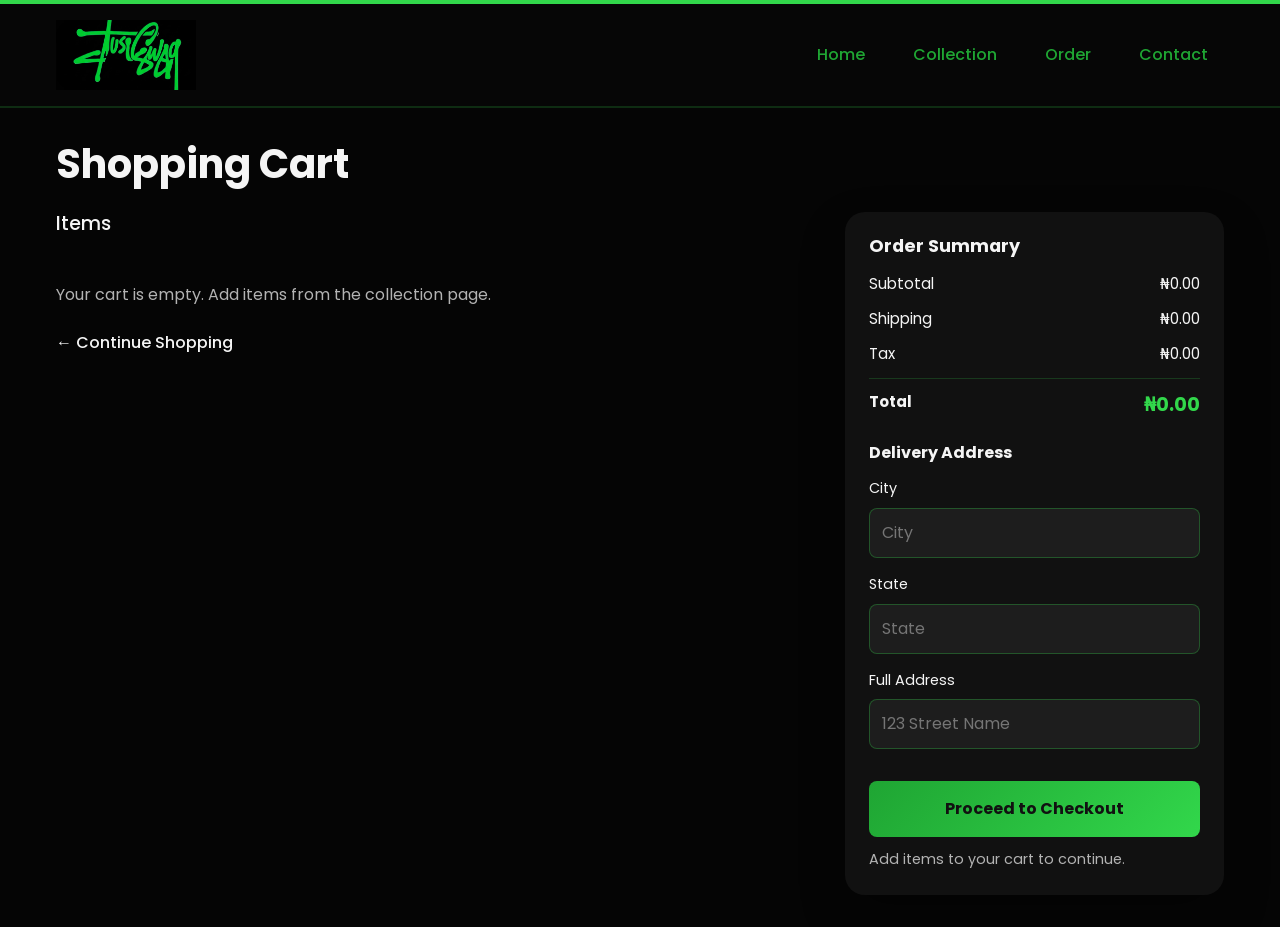
<file: order.html>
<!doctype html>
<html lang="en">

<head>
    <meta charset="utf-8">
    <meta name="viewport" content="width=device-width, initial-scale=1">
    <title>Order - JUST SWAG</title>
    <link href="https://cdn.jsdelivr.net/npm/bootstrap@5.3.2/dist/css/bootstrap.min.css" rel="stylesheet">
    <link href="https://fonts.googleapis.com/css2?family=Poppins:wght@400;600;700&display=swap" rel="stylesheet">
    <style>
        :root {
            --brand: #1fa533;
            --accent: #32D74B;
            --bg: #050505;
            --surface: #111;
            --text: #f5f5f5;
            --muted: #b3b3b3;
        }

        * {
            box-sizing: border-box;
        }

        html,
        body {
            width: 100%;
            overflow-x: hidden;
        }

        body {
            background: var(--bg);
            font-family: 'Poppins', sans-serif;
            color: var(--text);
            margin: 0;
            padding: 0;
        }

        header {
            background: #060606;
            border-top: 4px solid var(--accent);
            border-bottom: 2px solid rgba(50, 215, 75, 0.18);
            padding: 1rem 0;
            position: sticky;
            top: 0;
            z-index: 1000;
        }

        .navbar {
            max-width: 1200px;
            margin: 0 auto;
            padding: 0 1rem;
            display: flex;
            align-items: center;
            justify-content: space-between;
        }

        .brand-logo {
            background-image: url('./js logo.jpeg');
            display: flex;
            align-items: center;
            gap: 1rem;
            cursor: pointer;
            text-decoration: none;
            color: inherit;
            flex-shrink: 0;
        }

        .brand-logo img {
            width: 140px;
            height: 70px;
            border-radius: 18px;
            object-fit: cover;
        }

        .mobile-menu-toggle {
            display: none;
            background: none;
            border: none;
            color: var(--accent);
            font-size: 1.5rem;
            cursor: pointer;
            z-index: 1001;
            padding: 0.5rem;
        }

        .mobile-menu-toggle:hover {
            color: var(--brand);
        }

        nav {
            display: flex;
            align-items: center;
            gap: 2rem;
        }

        nav ul {
            display: flex;
            list-style: none;
            margin: 0;
            padding: 0;
            gap: 2rem;
        }

        nav li {
            margin: 0;
        }

        .nav-link {
            color: var(--brand) !important;
            font-weight: 500;
            transition: color 0.3s;
            position: relative;
            text-decoration: none;
            display: inline-block;
        }

        .nav-link:hover,
        .nav-link.active {
            color: var(--accent) !important;
        }

        .nav-link::after {
            content: '';
            position: absolute;
            bottom: -4px;
            left: 0;
            width: 0;
            height: 2px;
            background: var(--accent);
            transition: width 0.3s;
        }

        .order-badge {
            display: inline-flex;
            align-items: center;
            justify-content: center;
            margin-left: 0.45rem;
            min-width: 22px;
            height: 22px;
            padding: 0 0.4rem;
            border-radius: 999px;
            background: var(--accent);
            color: #111;
            font-size: 0.75rem;
            font-weight: 700;
        }

        .remove-btn {
            background: transparent;
            border: 1px solid rgba(255, 255, 255, 0.15);
            color: var(--muted);
            padding: 0.55rem 0.9rem;
            border-radius: 0.5rem;
            cursor: pointer;
            transition: all 0.2s ease;
            font-size: 0.85rem;
            margin-top: 0.5rem;
        }

        .remove-btn:hover {
            background: rgba(220, 53, 69, 0.15);
            color: #fff;
            border-color: rgba(220, 53, 69, 0.35);
        }

        .empty-cart {
            color: var(--muted);
            padding: 1.5rem 0;
            font-size: 1rem;
        }

        .nav-link:hover::after,
        .nav-link.active::after {
            width: 100%;
        }

        main {
            max-width: 1200px;
            margin: 0 auto;
            padding: 2rem 1rem;
        }

        h2 {
            font-size: clamp(1.5rem, 4vw, 2.5rem);
            font-weight: 700;
            margin-bottom: 1.5rem;
        }

        .page-layout {
            display: grid;
            grid-template-columns: 2fr 1fr;
            gap: 2rem;
        }

        .cart-section h3 {
            font-size: 1.2rem;
            margin-top: 0;
            margin-bottom: 1.5rem;
        }

        .cart-item {
            background: var(--surface);
            border-radius: 1rem;
            padding: 1.5rem;
            margin-bottom: 1rem;
            display: grid;
            grid-template-columns: auto 1fr auto auto;
            gap: 1rem;
            align-items: center;
        }

        .item-image {
            width: 100px;
            height: 100px;
            background: linear-gradient(135deg, rgba(31, 165, 51, 0.1), rgba(50, 215, 75, 0.1));
            border-radius: 0.5rem;
            display: flex;
            align-items: center;
            justify-content: center;
            color: var(--muted);
            font-size: 0.85rem;
            flex-shrink: 0;
        }

        .item-details h6 {
            margin: 0 0 0.25rem;
            font-weight: 600;
            font-size: 1rem;
        }

        .item-details small {
            color: var(--muted);
            font-size: 0.85rem;
        }

        .item-price {
            font-weight: 600;
            min-width: 80px;
            text-align: right;
        }

        .qty-control {
            display: flex;
            align-items: center;
            gap: 0.5rem;
            min-width: 120px;
        }

        .qty-btn {
            border: 1px solid var(--accent);
            background: transparent;
            color: var(--text);
            width: 32px;
            height: 32px;
            padding: 0;
            font-size: 1rem;
            cursor: pointer;
            border-radius: 0.4rem;
            transition: all 0.3s;
        }

        .qty-btn:hover {
            background: var(--brand);
            border-color: var(--brand);
            color: #111;
        }

        .qty-input {
            width: 50px;
            background: transparent;
            border: 1px solid var(--accent);
            color: var(--text);
            text-align: center;
            padding: 0.5rem;
            border-radius: 0.4rem;
        }

        .continue-shopping {
            color: var(--text);
            text-decoration: none;
            font-weight: 500;
            transition: color 0.3s;
            display: inline-block;
            margin-bottom: 1rem;
        }

        .continue-shopping:hover {
            color: var(--accent);
        }

        .summary-card {
            background: var(--surface);
            border-radius: 1.25rem;
            padding: 1.5rem;
            box-shadow: 0 20px 45px rgba(0, 0, 0, 0.3);
            position: sticky;
            top: 100px;
        }

        .summary-card h5 {
            font-weight: 700;
            margin-bottom: 1rem;
            font-size: 1.1rem;
        }

        .summary-row {
            display: flex;
            justify-content: space-between;
            margin-bottom: 0.75rem;
            font-size: 0.95rem;
        }

        .summary-row.total {
            border-top: 1px solid rgba(50, 215, 75, 0.2);
            padding-top: 0.75rem;
            margin-top: 0.75rem;
            font-weight: 700;
        }

        .summary-row.total span:last-child {
            color: var(--accent);
            font-size: 1.2rem;
        }

        .form-section {
            margin-top: 1.5rem;
        }

        .form-section h6 {
            font-weight: 700;
            margin-bottom: 1rem;
            font-size: 1rem;
        }

        .form-group {
            margin-bottom: 1rem;
        }

        .form-group label {
            display: block;
            font-size: 0.9rem;
            margin-bottom: 0.5rem;
            color: var(--text);
        }

        .form-group input {
            width: 100%;
            padding: 0.75rem;
            background: rgba(255, 255, 255, 0.05);
            border: 1px solid rgba(50, 215, 75, 0.3);
            border-radius: 0.5rem;
            color: var(--text);
            font-family: 'Poppins', sans-serif;
            transition: border-color 0.3s;
        }

        .form-group input:focus {
            outline: none;
            border-color: var(--accent);
            box-shadow: 0 0 0 3px rgba(50, 215, 75, 0.1);
        }

        .checkout-btn {
            width: 100%;
            background: linear-gradient(135deg, var(--brand), var(--accent));
            color: #111;
            border: none;
            padding: 1rem;
            border-radius: 0.5rem;
            font-weight: 700;
            font-size: 1rem;
            cursor: pointer;
            transition: transform 0.2s, box-shadow 0.2s;
            margin-top: 1rem;
        }

        .checkout-btn:hover {
            transform: translateY(-2px);
            box-shadow: 0 12px 25px rgba(31, 165, 51, 0.3);
        }

        @media (max-width: 768px) {
            .mobile-menu-toggle {
                display: block;
            }

            .navbar {
                flex-wrap: wrap;
            }

            nav {
                display: none;
                position: absolute;
                top: 100%;
                left: 0;
                right: 0;
                background: #0a0a0a;
                border-bottom: 1px solid rgba(50, 215, 75, 0.1);
                padding: 1rem;
                flex-direction: column;
                gap: 0;
                width: 100%;
                z-index: 999;
            }

            nav.active {
                display: flex;
            }

            nav ul {
                flex-direction: column;
                gap: 0;
                width: 100%;
            }

            nav li {
                border-bottom: 1px solid rgba(50, 215, 75, 0.1);
                padding: 0.75rem 0;
            }

            nav li:last-child {
                border-bottom: none;
            }

            .nav-link {
                font-size: 1rem;
                padding: 0.5rem 0;
            }

            .brand-logo img {
                width: 110px;
                height: 55px;
            }

            main {
                padding: 1.5rem 1rem;
            }

            h2 {
                font-size: clamp(1.3rem, 3vw, 2rem);
            }

            .page-layout {
                grid-template-columns: 1fr;
                gap: 1.5rem;
            }

            .summary-card {
                position: static;
                order: -1;
            }

            .cart-item {
                grid-template-columns: auto 1fr;
                gap: 1rem;
            }

            .item-price,
            .qty-control {
                grid-column: 2;
            }

            .qty-control {
                margin-top: 0.5rem;
            }

            .item-image {
                width: 80px;
                height: 80px;
                grid-row: span 2;
            }
        }

        @media (max-width: 576px) {
            .navbar {
                padding: 0.75rem 1rem;
            }

            .brand-logo img {
                width: 100px;
                height: 50px;
            }

            main {
                padding: 1rem;
            }

            h2 {
                font-size: clamp(1.2rem, 2.5vw, 1.5rem);
                margin-bottom: 1rem;
            }

            .cart-item {
                padding: 1rem;
                margin-bottom: 0.75rem;
                gap: 0.75rem;
            }

            .item-image {
                width: 70px;
                height: 70px;
                font-size: 0.75rem;
            }

            .item-details h6 {
                font-size: 0.9rem;
            }

            .item-details small {
                font-size: 0.75rem;
            }

            .item-price {
                font-size: 0.9rem;
                min-width: 70px;
            }

            .qty-control {
                min-width: 100px;
                font-size: 0.85rem;
            }

            .qty-btn {
                width: 28px;
                height: 28px;
                font-size: 0.9rem;
            }

            .qty-input {
                width: 40px;
                font-size: 0.8rem;
            }

            .summary-card {
                padding: 1.25rem;
            }

            .summary-card h5 {
                font-size: 1rem;
            }

            .summary-row {
                font-size: 0.85rem;
            }

            .summary-row.total span:last-child {
                font-size: 1rem;
            }

            .form-group input {
                padding: 0.65rem;
                font-size: 0.9rem;
            }

            .checkout-btn {
                padding: 0.85rem;
                font-size: 0.9rem;
            }
        }
    </style>
</head>

<body>
    <header>
        <div class="navbar">
            <a href="index.html" class="brand-logo">
                <img src="./js logo.jpeg" alt="JUST SWAG Logo">
            </a>
            <button class="mobile-menu-toggle" id="mobileMenuToggle">☰</button>
            <nav id="navMenu">
                <ul class="nav gap-3">
                    <li class="nav-item"><a class="nav-link" href="index.html">Home</a></li>
                    <li class="nav-item"><a class="nav-link" href="collection.html">Collection</a></li>
                    <li class="nav-item"><a class="nav-link" href="order.html">Order<span class="order-badge d-none"
                                id="orderBadge">0</span></a></li>
                    <li class="nav-item"><a class="nav-link" href="contact.html">Contact</a></li>
                </ul>
            </nav>
        </div>
    </header>

    <main>
        <h2>Shopping Cart</h2>
        <div class="page-layout">
            <div class="cart-section">
                <h3>Items</h3>
                <div id="cartItemsContainer"></div>
                <a href="collection.html" class="continue-shopping">← Continue Shopping</a>
            </div>

            <div class="summary-card">
                <h5>Order Summary</h5>
                <div class="summary-row">
                    <span>Subtotal</span>
                    <span id="subtotalAmount">$0.00</span>
                </div>
                <div class="summary-row">
                    <span>Shipping</span>
                    <span id="shippingAmount">$0.00</span>
                </div>
                <div class="summary-row">
                    <span>Tax</span>
                    <span id="taxAmount">$0.00</span>
                </div>
                <div class="summary-row total">
                    <span>Total</span>
                    <span id="totalAmount">₦0.00</span>
                </div>

                <div class="form-section">
                    <h6>Delivery Address</h6>

                    <div class="form-group">
                        <label for="city">City</label>
                        <input type="text" id="city" placeholder="City">
                    </div>
                    <div class="form-group">
                        <label for="zip">State</label>
                        <input type="text" id="zip" placeholder="State">
                    </div>
                    <div class="form-group">
                        <label for="addr">Full Address</label>
                        <input type="text" id="addr" placeholder="123 Street Name">
                    </div>
                </div>

                <button class="checkout-btn" id="checkoutBtn" disabled>Proceed to Checkout</button>
                <div class="checkout-status" id="checkoutStatus"
                    style="margin-top:0.75rem; color:var(--muted); font-size:0.9rem; min-height:1.2rem;">Add items to
                    your cart to continue.</div>
            </div>
        </div>
    </main>

    <script src="order.js"></script>
    <script>
        document.getElementById('mobileMenuToggle').addEventListener('click', function () {
            const navMenu = document.getElementById('navMenu');
            navMenu.classList.toggle('active');
        });

        document.querySelectorAll('.nav-link').forEach(link => {
            link.addEventListener('click', function () {
                document.getElementById('navMenu').classList.remove('active');
            });
        });

        document.addEventListener('click', function (event) {
            const navMenu = document.getElementById('navMenu');
            const toggle = document.getElementById('mobileMenuToggle');
            if (!navMenu.contains(event.target) && !toggle.contains(event.target)) {
                navMenu.classList.remove('active');
            }
        });
    </script>
    <script src="https://cdn.jsdelivr.net/npm/bootstrap@5.3.2/dist/js/bootstrap.bundle.min.js"></script>
</body>

</html>
</file>
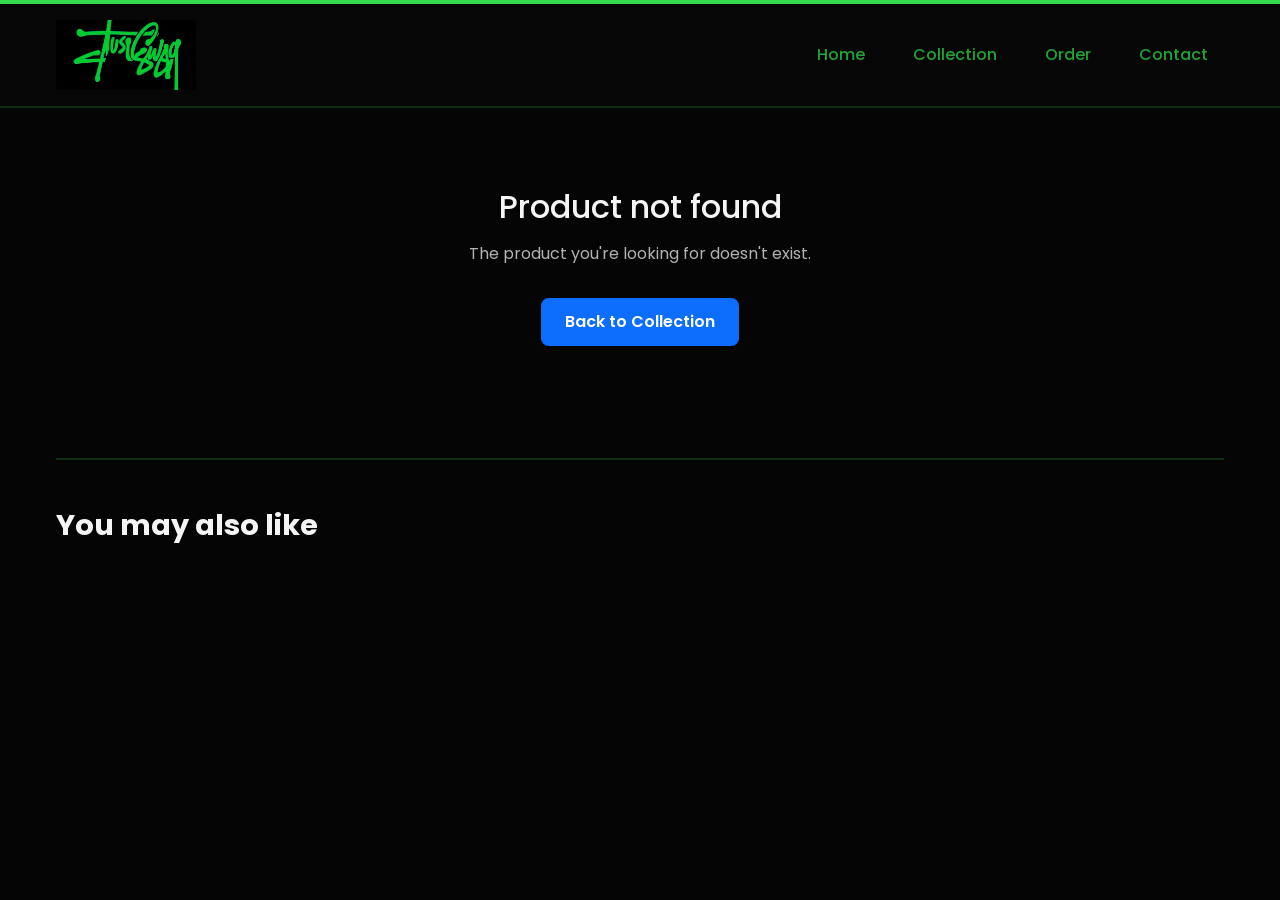
<file: view-product.html>
<!doctype html>
<html lang="en">

<head>
    <meta charset="utf-8">
    <meta name="viewport" content="width=device-width, initial-scale=1">
    <title>Product Details - JUST SWAG</title>
    <link href="https://cdn.jsdelivr.net/npm/bootstrap@5.3.2/dist/css/bootstrap.min.css" rel="stylesheet">
    <link href="https://fonts.googleapis.com/css2?family=Poppins:wght@400;600;700&display=swap" rel="stylesheet">
    <link rel="stylesheet" href="view-product.css">
    <style>
        :root {
            --brand: #1fa533;
            --accent: #32D74B;
            --bg: #050505;
            --surface: #111;
            --text: #f5f5f5;
            --muted: #b3b3b3;
        }

        * {
            box-sizing: border-box;
        }

        html,
        body {
            width: 100%;
            overflow-x: hidden;
        }

        body {
            background: var(--bg);
            font-family: 'Poppins', sans-serif;
            color: var(--text);
            margin: 0;
            padding: 0;
        }

        header {
            background: #060606;
            border-top: 4px solid var(--accent);
            border-bottom: 2px solid rgba(50, 215, 75, 0.18);
            padding: 1rem 0;
            position: sticky;
            top: 0;
            z-index: 1000;
        }

        .navbar {
            max-width: 1200px;
            margin: 0 auto;
            padding: 0 1rem;
            display: flex;
            align-items: center;
            justify-content: space-between;
        }

        .brand-logo {
            background-image: url('./js logo.jpeg');
            display: flex;
            align-items: center;
            gap: 1rem;
            cursor: pointer;
            text-decoration: none;
            color: inherit;
            flex-shrink: 0;
        }

        .brand-logo img {
            width: 140px;
            height: 70px;
            border-radius: 18px;
            object-fit: cover;
        }

        .mobile-menu-toggle {
            display: none;
            background: none;
            border: none;
            color: var(--accent);
            font-size: 1.5rem;
            cursor: pointer;
            z-index: 1001;
            padding: 0.5rem;
        }

        .mobile-menu-toggle:hover {
            color: var(--brand);
        }

        nav {
            display: flex;
            align-items: center;
            gap: 2rem;
        }

        nav ul {
            display: flex;
            list-style: none;
            margin: 0;
            padding: 0;
            gap: 2rem;
        }

        nav li {
            margin: 0;
        }

        .nav-link {
            color: var(--brand) !important;
            font-weight: 500;
            transition: color 0.3s;
            position: relative;
            text-decoration: none;
            display: inline-block;
        }

        .nav-link:hover,
        .nav-link.active {
            color: var(--accent) !important;
        }

        .nav-link::after {
            content: '';
            position: absolute;
            bottom: -4px;
            left: 0;
            width: 0;
            height: 2px;
            background: var(--accent);
            transition: width 0.3s;
        }

        .nav-link:hover::after,
        .nav-link.active::after {
            width: 100%;
        }

        main {
            max-width: 1200px;
            margin: 0 auto;
            padding: 2rem 1rem;
        }

        .product-container {
            display: grid;
            grid-template-columns: 1fr 1fr;
            gap: 3rem;
            margin-bottom: 4rem;
        }

        .gallery-section {
            display: flex;
            flex-direction: column;
            gap: 1rem;
        }

        .main-image {
            width: 100%;
            aspect-ratio: 1;
            background: var(--surface);
            border-radius: 1.25rem;
            display: flex;
            align-items: center;
            justify-content: center;
            overflow: hidden;
            min-height: 400px;
        }

        .main-image img {
            width: 100%;
            height: 100%;
            object-fit: cover;
            opacity: 1;
            transition: opacity 0.4s ease-in-out;
        }

        .main-image img.fade-out {
            opacity: 0;
        }

        .thumbnails {
            display: grid;
            grid-template-columns: repeat(4, 1fr);
            gap: 0.75rem;
        }

        .thumbnail {
            aspect-ratio: 1;
            background: var(--surface);
            border-radius: 0.75rem;
            cursor: pointer;
            overflow: hidden;
            border: 2px solid transparent;
            transition: all 0.3s;
            display: flex;
            align-items: center;
            justify-content: center;
            min-height: 100px;
        }

        .thumbnail img {
            width: 100%;
            height: 100%;
            object-fit: cover;
            transition: transform 0.3s;
        }

        .thumbnail:hover img {
            transform: scale(1.05);
        }

        .thumbnail.active {
            border-color: var(--accent);
            box-shadow: 0 0 10px rgba(50, 215, 75, 0.3);
        }

        .details-section {
            display: flex;
            flex-direction: column;
            gap: 1.5rem;
        }

        .product-header {
            border-bottom: 1px solid rgba(50, 215, 75, 0.2);
            padding-bottom: 1.5rem;
        }

        .product-title {
            font-size: 2rem;
            font-weight: 700;
            margin-bottom: 0.5rem;
            color: var(--text);
        }

        .product-meta {
            display: flex;
            align-items: center;
            gap: 1rem;
            flex-wrap: wrap;
            margin-bottom: 1rem;
        }

        .rating {
            display: flex;
            align-items: center;
            gap: 0.5rem;
        }

        .rating-stars {
            color: var(--accent);
            font-size: 0.9rem;
        }

        .review-count {
            color: var(--muted);
            font-size: 0.9rem;
        }

        .price {
            font-size: 1.8rem;
            font-weight: 700;
            color: var(--accent);
            margin-bottom: 0.5rem;
        }

        .product-info {
            display: flex;
            flex-direction: column;
            gap: 1rem;
            padding: 1.5rem;
            background: rgba(50, 215, 75, 0.05);
            border-radius: 0.75rem;
            border-left: 3px solid var(--accent);
        }

        .info-row {
            display: flex;
            justify-content: space-between;
            align-items: center;
        }

        .info-label {
            color: var(--muted);
            font-size: 0.9rem;
        }

        .info-value {
            color: var(--text);
            font-weight: 600;
        }

        .availability-badge {
            display: inline-block;
            padding: 0.5rem 1rem;
            background: rgba(31, 165, 51, 0.2);
            border: 1px solid var(--brand);
            color: var(--brand);
            border-radius: 0.5rem;
            font-size: 0.85rem;
            font-weight: 600;
        }

        .availability-badge.out-of-stock {
            background: rgba(220, 53, 69, 0.2);
            border-color: #dc3545;
            color: #dc3545;
        }

        .product-description {
            color: var(--muted);
            line-height: 1.8;
            font-size: 0.95rem;
        }

        .section-title {
            font-size: 1.2rem;
            font-weight: 700;
            margin-bottom: 1rem;
            color: var(--text);
        }

        .options-section {
            display: flex;
            flex-direction: column;
            gap: 1.5rem;
            padding: 1.5rem;
            background: var(--surface);
            border-radius: 1rem;
            border: 1px solid rgba(50, 215, 75, 0.1);
        }

        .option-group {
            display: flex;
            flex-direction: column;
            gap: 0.75rem;
        }

        .option-label {
            font-weight: 600;
            color: var(--text);
            font-size: 0.95rem;
        }

        .option-buttons {
            display: grid;
            grid-template-columns: repeat(auto-fill, minmax(70px, 1fr));
            gap: 0.5rem;
        }

        .option-btn {
            padding: 0.75rem;
            background: rgba(255, 255, 255, 0.05);
            border: 1px solid rgba(50, 215, 75, 0.3);
            color: var(--text);
            border-radius: 0.5rem;
            cursor: pointer;
            transition: all 0.3s;
            font-weight: 500;
            font-size: 0.9rem;
        }

        .option-btn:hover {
            background: rgba(50, 215, 75, 0.1);
            border-color: var(--accent);
        }

        .option-btn.selected {
            background: linear-gradient(135deg, var(--brand), var(--accent));
            border-color: var(--accent);
            color: #111;
        }

        .quantity-control {
            display: flex;
            align-items: center;
            gap: 0.75rem;
        }

        .qty-btn {
            width: 40px;
            height: 40px;
            padding: 0;
            background: rgba(50, 215, 75, 0.1);
            border: 1px solid var(--accent);
            color: var(--accent);
            border-radius: 0.5rem;
            cursor: pointer;
            font-weight: 600;
            font-size: 1.1rem;
            transition: all 0.3s;
            display: flex;
            align-items: center;
            justify-content: center;
        }

        .qty-btn:hover {
            background: var(--brand);
            border-color: var(--brand);
            color: #111;
        }

        .qty-input {
            width: 60px;
            padding: 0.75rem;
            background: rgba(255, 255, 255, 0.05);
            border: 1px solid rgba(50, 215, 75, 0.3);
            color: var(--text);
            text-align: center;
            border-radius: 0.5rem;
            font-family: 'Poppins', sans-serif;
            font-weight: 600;
        }

        .qty-input:focus {
            outline: none;
            border-color: var(--accent);
        }

        .action-buttons {
            display: grid;
            grid-template-columns: 1fr 1fr;
            gap: 1rem;
        }

        .btn {
            padding: 1rem;
            border-radius: 0.5rem;
            font-weight: 600;
            font-size: 1rem;
            cursor: pointer;
            text-decoration: none;
            display: flex;
            align-items: center;
            justify-content: center;
            transition: all 0.3s;
            border: none;
        }

        .btn-order {
            background: linear-gradient(135deg, var(--brand), var(--accent));
            color: #111;
        }

        .btn-order:hover {
            transform: translateY(-2px);
            box-shadow: 0 12px 25px rgba(31, 165, 51, 0.3);
        }

        .btn-back {
            background: transparent;
            color: var(--accent);
            border: 2px solid var(--accent);
        }

        .btn-back:hover {
            background: rgba(50, 215, 75, 0.1);
        }

        .related-section {
            margin-top: 4rem;
            border-top: 2px solid rgba(50, 215, 75, 0.2);
            padding-top: 3rem;
        }

        .related-title {
            font-size: 1.8rem;
            font-weight: 700;
            margin-bottom: 2rem;
            color: var(--text);
        }

        .related-grid {
            display: grid;
            grid-template-columns: repeat(auto-fill, minmax(250px, 1fr));
            gap: 1.5rem;
        }

        .related-card {
            border: none;
            border-radius: 1.25rem;
            background: var(--surface);
            box-shadow: 0 20px 45px rgba(0, 0, 0, 0.3);
            transition: transform 0.3s, box-shadow 0.3s;
            overflow: hidden;
            display: flex;
            flex-direction: column;
        }

        .related-card:hover {
            transform: translateY(-5px);
            box-shadow: 0 25px 55px rgba(31, 165, 51, 0.15);
        }

        .related-image {
            width: 100%;
            height: 200px;
            background: linear-gradient(135deg, rgba(31, 165, 51, 0.1), rgba(50, 215, 75, 0.1));
            display: flex;
            align-items: center;
            justify-content: center;
            color: var(--muted);
            font-size: 0.85rem;
        }

        .related-body {
            padding: 1.5rem;
            flex-grow: 1;
            display: flex;
            flex-direction: column;
        }

        .related-name {
            font-size: 1rem;
            font-weight: 700;
            margin-bottom: 0.5rem;
        }

        .related-price {
            font-size: 1.3rem;
            font-weight: 700;
            color: var(--accent);
            margin-bottom: 1rem;
        }

        .related-buttons {
            display: grid;
            grid-template-columns: 1fr 1fr;
            gap: 0.75rem;
            margin-top: auto;
        }

        .related-btn {
            padding: 0.75rem;
            border: none;
            border-radius: 0.5rem;
            font-weight: 600;
            cursor: pointer;
            text-decoration: none;
            display: flex;
            align-items: center;
            justify-content: center;
            font-size: 0.9rem;
            transition: all 0.3s;
        }

        .related-btn-view {
            background: rgba(50, 215, 75, 0.1);
            color: var(--accent);
            border: 1px solid var(--accent);
        }

        .related-btn-view:hover {
            background: var(--accent);
            color: #111;
        }

        .related-btn-order {
            background: linear-gradient(135deg, var(--brand), var(--accent));
            color: #111;
        }

        .related-btn-order:hover {
            transform: translateY(-2px);
            box-shadow: 0 8px 15px rgba(31, 165, 51, 0.3);
        }

        .toast-container {
            position: fixed;
            top: 1rem;
            right: 1rem;
            z-index: 2000;
        }

        @media (max-width: 991px) {
            .product-container {
                grid-template-columns: 1fr;
                gap: 2rem;
            }

            .product-title {
                font-size: 1.5rem;
            }

            .price {
                font-size: 1.5rem;
            }
        }

        @media (max-width: 768px) {
            main {
                padding: 1rem;
            }

            .product-container {
                gap: 1.5rem;
            }

            .gallery-section {
                gap: 0.75rem;
            }

            .main-image {
                min-height: 300px;
            }

            .thumbnails {
                grid-template-columns: repeat(3, 1fr);
                gap: 0.5rem;
            }

            .action-buttons {
                grid-template-columns: 1fr;
            }

            .mobile-menu-toggle {
                display: block;
            }

            .navbar {
                flex-wrap: wrap;
            }

            nav {
                display: none;
                position: absolute;
                top: 100%;
                left: 0;
                right: 0;
                background: #0a0a0a;
                border-bottom: 1px solid rgba(50, 215, 75, 0.1);
                padding: 1rem;
                flex-direction: column;
                gap: 0;
                width: 100%;
                z-index: 999;
            }

            nav.active {
                display: flex;
            }

            nav ul {
                flex-direction: column;
                gap: 0;
                width: 100%;
            }

            nav li {
                border-bottom: 1px solid rgba(50, 215, 75, 0.1);
                padding: 0.75rem 0;
            }

            nav li:last-child {
                border-bottom: none;
            }

            .nav-link {
                font-size: 1rem;
                padding: 0.5rem 0;
            }

            .brand-logo img {
                width: 110px;
                height: 55px;
            }

            .related-grid {
                grid-template-columns: 1fr;
            }
        }

        @media (max-width: 576px) {
            .navbar {
                padding: 0.75rem 1rem;
            }

            .brand-logo img {
                width: 100px;
                height: 50px;
            }

            main {
                padding: 0.75rem;
            }

            .product-title {
                font-size: 1.25rem;
            }

            .price {
                font-size: 1.25rem;
            }

            .thumbnails {
                grid-template-columns: repeat(2, 1fr);
            }

            .option-buttons {
                grid-template-columns: repeat(2, 1fr);
            }

            .btn {
                padding: 0.8rem;
                font-size: 0.9rem;
            }

            .related-section {
                margin-top: 2rem;
                padding-top: 2rem;
            }

            .related-title {
                font-size: 1.3rem;
            }
        }
    </style>
</head>

<body>
    <header>
        <div class="navbar">
            <a href="index.html" class="brand-logo">
                <img src="./js logo.jpeg" alt="JUST SWAG Logo">
            </a>
            <button class="mobile-menu-toggle" id="mobileMenuToggle">☰</button>
            <nav id="navMenu">
                <ul class="nav gap-3">
                    <li class="nav-item"><a class="nav-link" href="index.html">Home</a></li>
                    <li class="nav-item"><a class="nav-link" href="collection.html">Collection</a></li>
                    <li class="nav-item"><a class="nav-link" href="order.html">Order</a></li>
                    <li class="nav-item"><a class="nav-link" href="contact.html">Contact</a></li>
                </ul>
            </nav>
        </div>
    </header>

    <main>
        <!-- Product Details Container -->
        <div class="product-container" id="productContainer">
            <!-- Gallery will be loaded here -->
        </div>

        <!-- Related Products Section -->
        <section class="related-section">
            <h2 class="related-title">You may also like</h2>
            <div class="related-grid" id="relatedProducts">
                <!-- Related products will be loaded here -->
            </div>
        </section>
    </main>

    <!-- Toast Container for Notifications -->
    <div class="toast-container" id="toastContainer"></div>

    <script src="products.js"></script>
    <script src="view-product.js"></script>

    <script>
        // Mobile menu toggle functionality
        document.getElementById('mobileMenuToggle').addEventListener('click', function () {
            const navMenu = document.getElementById('navMenu');
            navMenu.classList.toggle('active');
        });

        document.querySelectorAll('.nav-link').forEach(link => {
            link.addEventListener('click', function () {
                document.getElementById('navMenu').classList.remove('active');
            });
        });

        document.addEventListener('click', function (event) {
            const navMenu = document.getElementById('navMenu');
            const toggle = document.getElementById('mobileMenuToggle');
            if (!navMenu.contains(event.target) && !toggle.contains(event.target)) {
                navMenu.classList.remove('active');
            }
        });
    </script>
    <script src="https://cdn.jsdelivr.net/npm/bootstrap@5.3.2/dist/js/bootstrap.bundle.min.js"></script>
</body>

</html>
</file>
<file: view-product.css>
/**
 * View Product Page - Additional Styles
 * Gallery animations, transitions, and utility classes
 */

/* Image fade animation */
@keyframes fadeInImage {
    from {
        opacity: 0;
    }
    to {
        opacity: 1;
    }
}

.main-image img {
    animation: fadeInImage 0.4s ease-in-out;
}

/* Smooth transitions for all interactive elements */
* {
    transition: background-color 0.2s ease, border-color 0.2s ease, color 0.2s ease;
}

/* Button hover animations */
.btn-order:active,
.related-btn-order:active {
    transform: translateY(-1px);
}

/* Thumbnail hover zoom effect */
.thumbnail img {
    will-change: transform;
}

/* Option buttons animation */
.option-btn {
    will-change: background-color, border-color;
}

.option-btn.selected {
    animation: selectPulse 0.3s ease-in-out;
}

@keyframes selectPulse {
    0% {
        transform: scale(1);
    }
    50% {
        transform: scale(1.05);
    }
    100% {
        transform: scale(1);
    }
}

/* Toast animations */
@keyframes slideInRight {
    from {
        transform: translateX(400px);
        opacity: 0;
    }
    to {
        transform: translateX(0);
        opacity: 1;
    }
}

@keyframes slideOutRight {
    from {
        transform: translateX(0);
        opacity: 1;
    }
    to {
        transform: translateX(400px);
        opacity: 0;
    }
}

/* Loading state */
.loading {
    opacity: 0.6;
    pointer-events: none;
}

/* Accessibility */
.option-btn:focus-visible,
.qty-btn:focus-visible,
.btn:focus-visible {
    outline: 2px solid var(--accent);
    outline-offset: 2px;
}

/* Print styles */
@media print {
    .action-buttons,
    .related-section,
    nav,
    header {
        display: none;
    }
}
</file>
